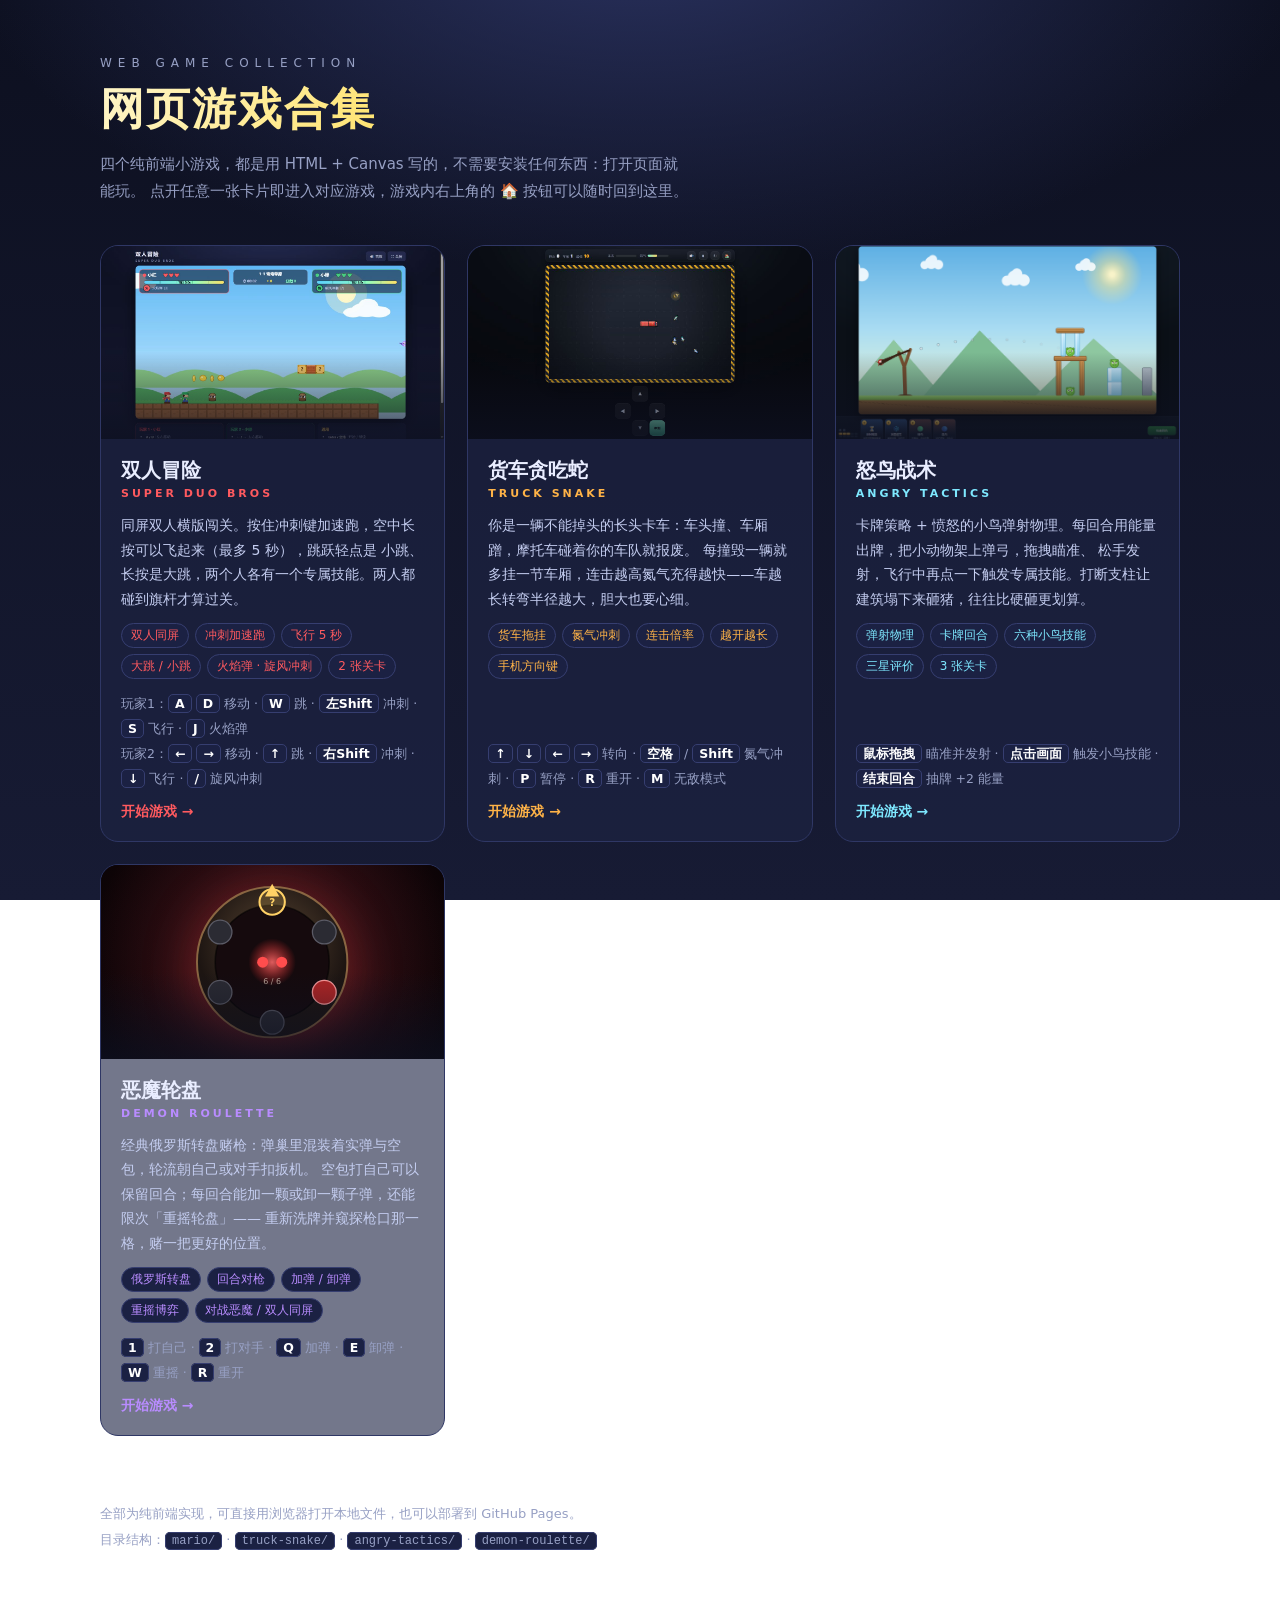
<file: index.html>
<!DOCTYPE html>
<html lang="zh-CN">
<head>
<meta charset="utf-8">
<meta name="viewport" content="width=device-width, initial-scale=1">
<title>网页游戏合集 · Web Game Collection</title>
<meta name="description" content="学生网页游戏作品合集：双人冒险（马里奥）、货车贪吃蛇、怒鸟战术（愤怒的小鸟）。纯前端，打开即玩。">
<style>
  :root {
    --ink: #e9edff;
    --muted: #97a0c4;
    --line: #2f3765;
  }

  * { box-sizing: border-box; }

  html, body {
    margin: 0;
    padding: 0;
    min-height: 100%;
    background:
      radial-gradient(1100px 560px at 50% -8%, #2a3260 0%, transparent 62%),
      linear-gradient(180deg, #0d1020 0%, #171b34 100%);
    background-attachment: fixed;
    color: var(--ink);
    font-family: "Segoe UI", "PingFang SC", "Microsoft YaHei", system-ui, sans-serif;
  }

  .page {
    max-width: 1120px;
    margin: 0 auto;
    padding: 56px 20px 64px;
  }

  header .kicker {
    font-size: 12px;
    letter-spacing: 6px;
    color: var(--muted);
    text-transform: uppercase;
  }

  header h1 {
    margin: 10px 0 12px;
    font-size: clamp(28px, 5vw, 44px);
    letter-spacing: 2px;
    background: linear-gradient(120deg, #fff6c9 0%, #ffd93b 45%, #ff9f43 100%);
    -webkit-background-clip: text;
    background-clip: text;
    color: transparent;
  }

  header p {
    margin: 0;
    max-width: 62ch;
    color: var(--muted);
    line-height: 1.8;
    font-size: 15px;
  }

  .grid {
    display: grid;
    grid-template-columns: repeat(auto-fit, minmax(300px, 1fr));
    gap: 22px;
    margin: 40px 0 0;
  }

  .card {
    --accent: #8ab4ff;
    display: flex;
    flex-direction: column;
    background: rgba(30, 36, 68, .62);
    border: 1px solid var(--line);
    border-radius: 18px;
    overflow: hidden;
    text-decoration: none;
    color: inherit;
    transition: transform .18s ease, border-color .18s ease, box-shadow .18s ease;
  }

  .card:hover,
  .card:focus-visible {
    transform: translateY(-4px);
    border-color: var(--accent);
    box-shadow: 0 18px 40px rgba(0, 0, 0, .45);
    outline: none;
  }

  .thumb {
    position: relative;
    aspect-ratio: 16 / 9;
    background: #0a0d1c;
    overflow: hidden;
  }

  .thumb img {
    width: 100%;
    height: 100%;
    object-fit: cover;
    display: block;
  }

  .thumb::after {
    content: "";
    position: absolute;
    inset: 0;
    background: linear-gradient(180deg, transparent 55%, rgba(13, 16, 32, .78) 100%);
  }

  .thumb-art {
    position: absolute;
    inset: 0;
    display: grid;
    place-items: center;
    background:
      radial-gradient(circle at 50% 46%, #3c1018 0%, #1b070c 52%, #090305 100%);
    overflow: hidden;
  }

  .thumb-art::before {
    content: "";
    position: absolute;
    width: 420px;
    height: 420px;
    border-radius: 50%;
    background: radial-gradient(circle, rgba(255, 90, 90, .16) 0%, transparent 62%);
  }

  .thumb-art svg {
    position: relative;
    height: 82%;
    width: auto;
    filter: drop-shadow(0 10px 26px rgba(255, 60, 60, .28));
  }

  .body {
    display: flex;
    flex-direction: column;
    gap: 12px;
    padding: 18px 20px 20px;
    flex: 1;
  }

  .body h2 {
    margin: 0;
    font-size: 20px;
    line-height: 1.3;
    display: flex;
    flex-direction: column;
    gap: 4px;
  }

  .body h2 span {
    font-size: 11px;
    letter-spacing: 3px;
    color: var(--accent);
    font-weight: 600;
  }

  .body p {
    margin: 0;
    color: #c4cdf0;
    font-size: 14px;
    line-height: 1.75;
  }

  .tags {
    display: flex;
    flex-wrap: wrap;
    gap: 6px;
    margin: 0;
    padding: 0;
    list-style: none;
  }

  .tags li {
    font-size: 12px;
    padding: 3px 9px;
    border-radius: 999px;
    background: #1b2143;
    border: 1px solid #363e70;
    color: var(--accent);
    white-space: nowrap;
  }

  .keys {
    margin-top: auto;
    font-size: 12.5px;
    color: var(--muted);
    line-height: 2;
  }

  .keys b {
    color: #fff;
    background: #1b2143;
    border: 1px solid #363e70;
    border-radius: 5px;
    padding: 1px 6px;
    font-weight: 600;
  }

  .play {
    align-self: flex-start;
    font-size: 14px;
    font-weight: 700;
    color: var(--accent);
  }

  .card:hover .play { text-decoration: underline; }

  footer {
    margin-top: 44px;
    padding-top: 20px;
    border-top: 1px solid rgba(255, 255, 255, .08);
    color: var(--muted);
    font-size: 13px;
    line-height: 2;
  }

  footer code {
    background: #1b2143;
    border: 1px solid #363e70;
    border-radius: 5px;
    padding: 1px 6px;
    font-size: 12px;
  }
</style>
</head>
<body>
  <div class="page">
    <header>
      <div class="kicker">Web Game Collection</div>
      <h1>网页游戏合集</h1>
      <p>
        四个纯前端小游戏，都是用 HTML + Canvas 写的，不需要安装任何东西：打开页面就能玩。
        点开任意一张卡片即进入对应游戏，游戏内右上角的 🏠 按钮可以随时回到这里。
      </p>
    </header>

    <main class="grid">
      <a class="card" href="mario/index.html" style="--accent:#ff5a5f">
        <div class="thumb">
          <img src="mario/preview-play.png" alt="双人冒险 游戏画面" loading="lazy">
        </div>
        <div class="body">
          <h2>双人冒险 <span>SUPER DUO BROS</span></h2>
          <p>同屏双人横版闯关。按住冲刺键加速跑，空中长按可以飞起来（最多 5 秒），跳跃轻点是
             小跳、长按是大跳，两个人各有一个专属技能。两人都碰到旗杆才算过关。</p>
          <ul class="tags">
            <li>双人同屏</li>
            <li>冲刺加速跑</li>
            <li>飞行 5 秒</li>
            <li>大跳 / 小跳</li>
            <li>火焰弹 · 旋风冲刺</li>
            <li>2 张关卡</li>
          </ul>
          <div class="keys">
            玩家1：<b>A</b> <b>D</b> 移动 · <b>W</b> 跳 · <b>左Shift</b> 冲刺 · <b>S</b> 飞行 · <b>J</b> 火焰弹<br>
            玩家2：<b>←</b> <b>→</b> 移动 · <b>↑</b> 跳 · <b>右Shift</b> 冲刺 · <b>↓</b> 飞行 · <b>/</b> 旋风冲刺
          </div>
          <span class="play">开始游戏 →</span>
        </div>
      </a>

      <a class="card" href="truck-snake/index.html" style="--accent:#ffb347">
        <div class="thumb">
          <img src="truck-snake/preview.png" alt="货车贪吃蛇 游戏画面" loading="lazy">
        </div>
        <div class="body">
          <h2>货车贪吃蛇 <span>TRUCK SNAKE</span></h2>
          <p>你是一辆不能掉头的长头卡车：车头撞、车厢蹭，摩托车碰着你的车队就报废。
             每撞毁一辆就多挂一节车厢，连击越高氮气充得越快——车越长转弯半径越大，胆大也要心细。</p>
          <ul class="tags">
            <li>货车拖挂</li>
            <li>氮气冲刺</li>
            <li>连击倍率</li>
            <li>越开越长</li>
            <li>手机方向键</li>
          </ul>
          <div class="keys">
            <b>↑</b> <b>↓</b> <b>←</b> <b>→</b> 转向 · <b>空格</b> / <b>Shift</b> 氮气冲刺 ·
            <b>P</b> 暂停 · <b>R</b> 重开 · <b>M</b> 无敌模式
          </div>
          <span class="play">开始游戏 →</span>
        </div>
      </a>

      <a class="card" href="angry-tactics/index.html" style="--accent:#7ee8ff">
        <div class="thumb">
          <img src="angry-tactics/preview.png" alt="怒鸟战术 游戏画面" loading="lazy">
        </div>
        <div class="body">
          <h2>怒鸟战术 <span>ANGRY TACTICS</span></h2>
          <p>卡牌策略 + 愤怒的小鸟弹射物理。每回合用能量出牌，把小动物架上弹弓，拖拽瞄准、
             松手发射，飞行中再点一下触发专属技能。打断支柱让建筑塌下来砸猪，往往比硬砸更划算。</p>
          <ul class="tags">
            <li>弹射物理</li>
            <li>卡牌回合</li>
            <li>六种小鸟技能</li>
            <li>三星评价</li>
            <li>3 张关卡</li>
          </ul>
          <div class="keys">
            <b>鼠标拖拽</b> 瞄准并发射 · <b>点击画面</b> 触发小鸟技能 · <b>结束回合</b> 抽牌 +2 能量
          </div>
          <span class="play">开始游戏 →</span>
        </div>
      </a>

      <a class="card" href="demon-roulette/index.html" style="--accent:#b98cff">
        <div class="thumb">
          <div class="thumb-art">
            <svg viewBox="0 0 200 200" role="img" aria-label="恶魔轮盘">
              <defs>
                <radialGradient id="rw-rim" cx="50%" cy="38%">
                  <stop offset="0%" stop-color="#5a4632"/>
                  <stop offset="100%" stop-color="#1d1512"/>
                </radialGradient>
                <radialGradient id="rw-eye">
                  <stop offset="0%" stop-color="#ff6b6b" stop-opacity=".85"/>
                  <stop offset="100%" stop-color="#ff2d2d" stop-opacity="0"/>
                </radialGradient>
              </defs>
              <circle cx="100" cy="100" r="95" fill="url(#rw-rim)" stroke="#8a6642" stroke-width="2.5"/>
              <circle cx="100" cy="100" r="72" fill="#150a0d" stroke="#000" stroke-opacity=".55" stroke-width="2"/>
              <g fill="#2b2b33" stroke="#5b5b66" stroke-width="1.6">
                <circle cx="165.8" cy="62" r="15"/>
                <circle cx="165.8" cy="138" r="15"/>
                <circle cx="100" cy="176" r="15"/>
                <circle cx="34.2" cy="138" r="15"/>
                <circle cx="34.2" cy="62" r="15"/>
              </g>
              <circle cx="165.8" cy="138" r="15" fill="#b32626" stroke="#ff9a9a" stroke-width="1.6"/>
              <circle cx="100" cy="24" r="16" fill="#ffd166" fill-opacity=".18" stroke="#ffd166" stroke-width="2.6"/>
              <text x="100" y="29" text-anchor="middle" font-size="13" font-weight="700" fill="#ffd166">?</text>
              <circle cx="100" cy="100" r="30" fill="url(#rw-eye)"/>
              <circle cx="88" cy="100" r="7" fill="#ff4d4d"/>
              <circle cx="112" cy="100" r="7" fill="#ff4d4d"/>
              <polygon points="100,1 91,17 109,17" fill="#ffd166"/>
              <text x="100" y="128" text-anchor="middle" font-size="10" fill="#e8d9c8" opacity=".75">6 / 6</text>
            </svg>
          </div>
        </div>
        <div class="body">
          <h2>恶魔轮盘 <span>DEMON ROULETTE</span></h2>
          <p>经典俄罗斯转盘赌枪：弹巢里混装着实弹与空包，轮流朝自己或对手扣扳机。
             空包打自己可以保留回合；每回合能加一颗或卸一颗子弹，还能限次「重摇轮盘」——
             重新洗牌并窥探枪口那一格，赌一把更好的位置。</p>
          <ul class="tags">
            <li>俄罗斯转盘</li>
            <li>回合对枪</li>
            <li>加弹 / 卸弹</li>
            <li>重摇博弈</li>
            <li>对战恶魔 / 双人同屏</li>
          </ul>
          <div class="keys">
            <b>1</b> 打自己 · <b>2</b> 打对手 · <b>Q</b> 加弹 · <b>E</b> 卸弹 · <b>W</b> 重摇 · <b>R</b> 重开
          </div>
          <span class="play">开始游戏 →</span>
        </div>
      </a>
    </main>

    <footer>
      全部为纯前端实现，可直接用浏览器打开本地文件，也可以部署到 GitHub Pages。<br>
      目录结构：<code>mario/</code> · <code>truck-snake/</code> · <code>angry-tactics/</code> · <code>demon-roulette/</code>
    </footer>
  </div>
</body>
</html>
</file>
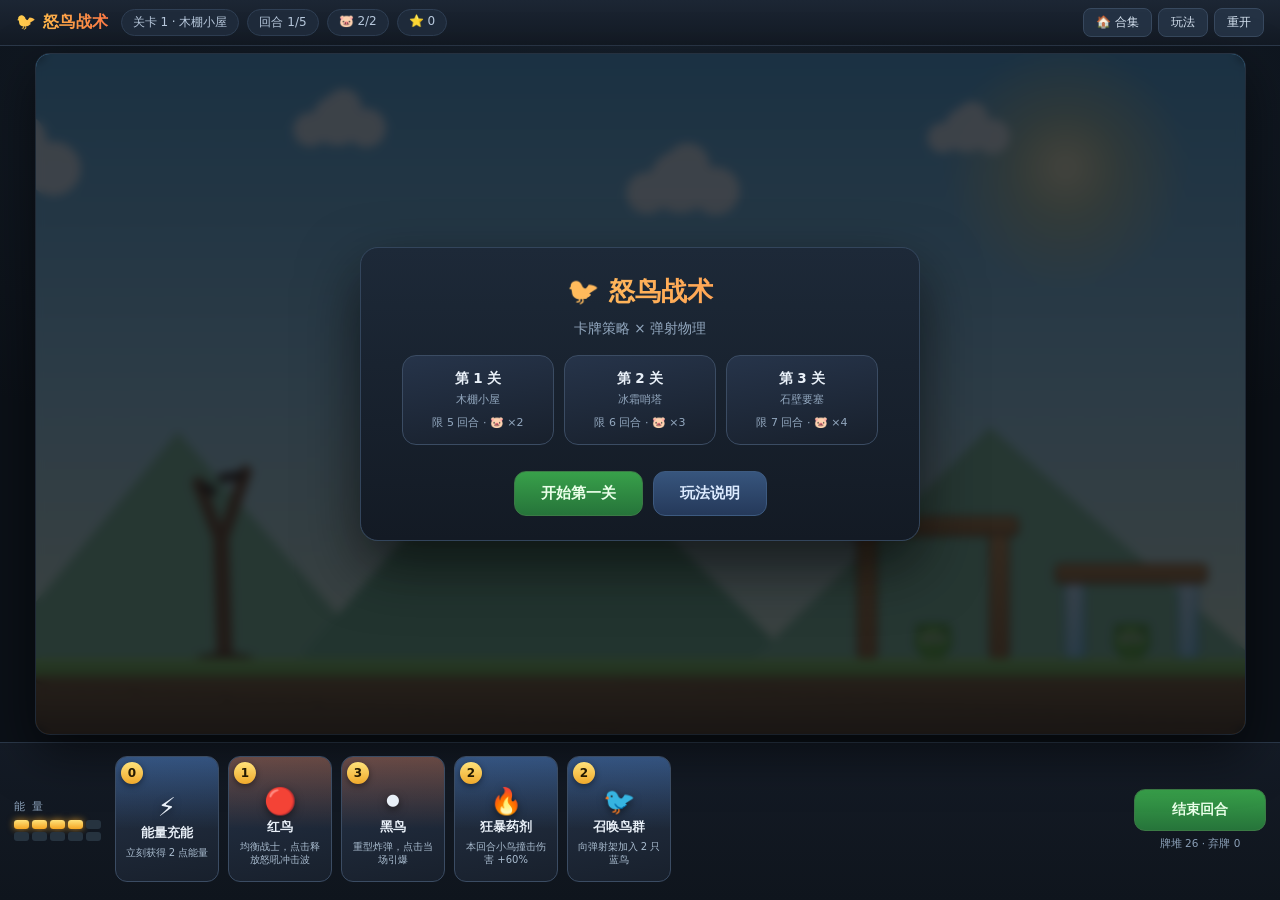
<file: angry-tactics/index.html>
<!DOCTYPE html>
<html lang="zh-CN">
<head>
<meta charset="utf-8">
<meta name="viewport" content="width=device-width,initial-scale=1">
<title>怒鸟战术 · Angry Tactics</title>
<meta name="description" content="卡牌策略 + 愤怒的小鸟弹射物理，纯网页 Demo">
<link rel="stylesheet" href="css/style.css">
</head>
<body>
<div id="app">

  <header id="top">
    <div class="logo">🐦 怒鸟战术</div>
    <div class="pills">
      <span class="pill" id="pLevel">关卡 1</span>
      <span class="pill" id="pRound">回合 1/5</span>
      <span class="pill" id="pPig">🐷 0</span>
      <span class="pill" id="pScore">⭐ 0</span>
    </div>
    <div class="btns">
      <a class="mini" href="../index.html" title="返回游戏合集" style="text-decoration:none;display:inline-block">🏠 合集</a>
      <button class="mini" id="bHelp" type="button">玩法</button>
      <button class="mini" id="bRestart" type="button">重开</button>
    </div>
  </header>

  <main id="stage">
    <div id="wrap">
      <canvas id="game" width="1280" height="720"></canvas>
      <div id="ov"></div>
    </div>
  </main>

  <footer id="dock">
    <div class="energy">
      <div class="etitle">能 量</div>
      <div class="pips" id="pips"></div>
    </div>
    <div id="hand"></div>
    <div class="right">
      <button id="bEnd" type="button">结束回合</button>
      <div id="deckInfo">牌堆 0 · 弃牌 0</div>
    </div>
  </footer>

</div>

<script src="js/physics.js"></script>
<script src="js/data.js"></script>
<script src="js/game.js"></script>
</body>
</html>
</file>
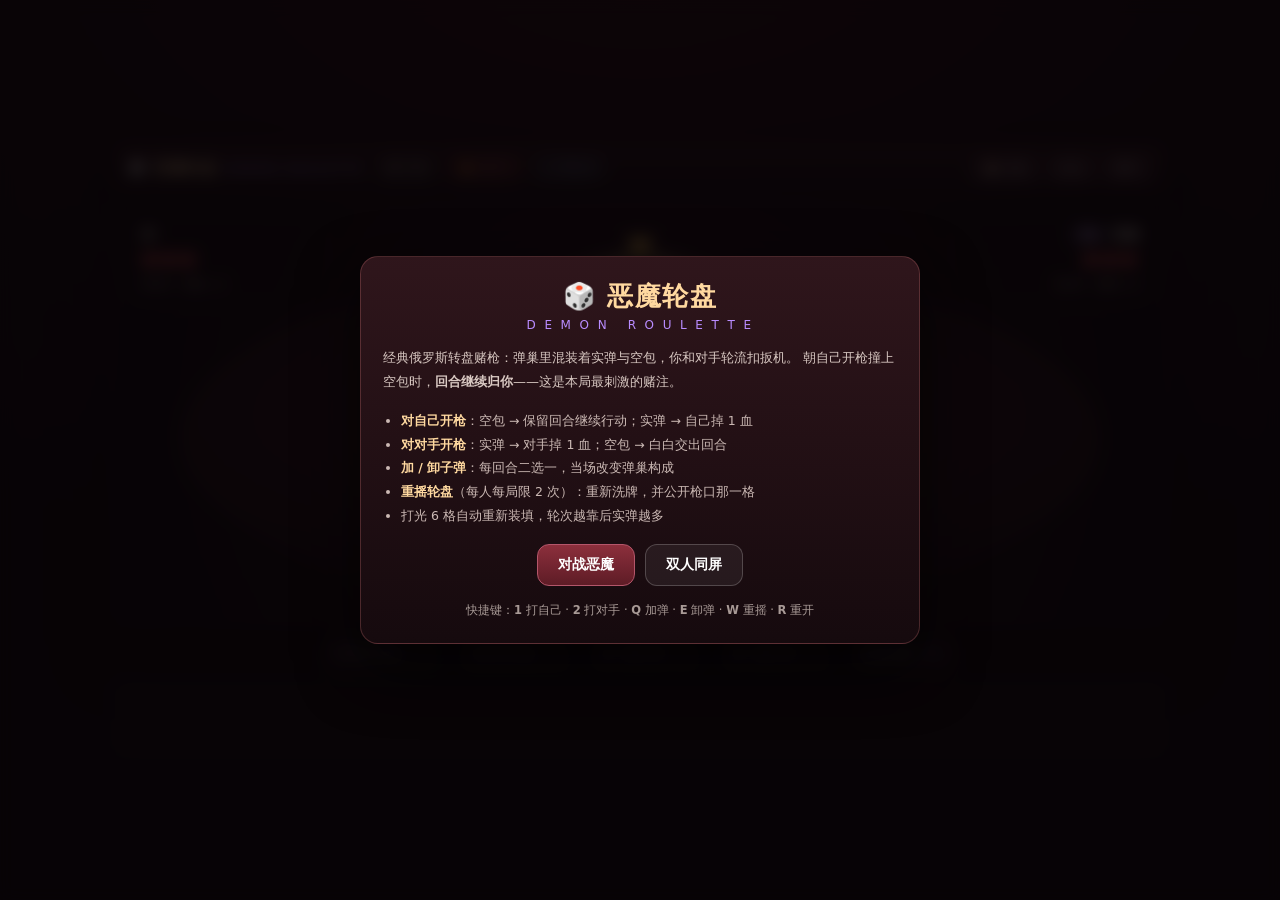
<file: demon-roulette/index.html>
<!DOCTYPE html>
<html lang="zh-CN">
<head>
<meta charset="utf-8">
<meta name="viewport" content="width=device-width, initial-scale=1">
<title>恶魔轮盘 · Demon Roulette</title>
<meta name="description" content="经典俄罗斯转盘赌枪：轮流扣扳机，空包打自己保留回合，可加弹卸弹，限次重摇轮盘。">
<style>
  *{box-sizing:border-box;-webkit-tap-highlight-color:transparent}
  html,body{height:100%}
  body{
    margin:0;height:100%;color:#f2e9e0;font-family:"Segoe UI",system-ui,-apple-system,"PingFang SC","Microsoft YaHei",sans-serif;
    background:radial-gradient(1200px 700px at 50% -10%,#3a1016 0%,#1b0a0e 45%,#0b0507 100%);
    display:flex;flex-direction:column;align-items:center;justify-content:center;
    min-height:100dvh;padding:10px;gap:8px;overflow:hidden;user-select:none;
  }
  #app{width:min(100%,1180px,calc((100dvh - 300px) * 1.75));display:flex;flex-direction:column;gap:8px}

  /* ---------- 顶栏 ---------- */
  #top{display:flex;align-items:center;gap:12px;padding:8px 12px;border-radius:14px;flex-wrap:wrap;
    background:linear-gradient(180deg,rgba(46,20,26,.94),rgba(22,10,14,.94));
    border:1px solid rgba(255,120,120,.14);box-shadow:0 12px 30px rgba(0,0,0,.5)}
  .logo{font-weight:800;font-size:15px;letter-spacing:.06em;color:#ffd9a0;display:flex;align-items:baseline;gap:8px}
  .logo span{font-size:10px;letter-spacing:.24em;color:#b98cff}
  .pills{display:flex;gap:8px;flex:1;flex-wrap:wrap}
  .pill{font-size:12px;padding:4px 11px;border-radius:999px;background:rgba(255,255,255,.06);
    border:1px solid rgba(255,255,255,.12);color:#e8dcd4;white-space:nowrap}
  .pill.live{color:#ff8f8f;border-color:rgba(255,90,90,.4);background:rgba(255,60,60,.12)}
  .pill.blank{color:#9fb6d0;border-color:rgba(140,180,220,.32);background:rgba(120,170,220,.1)}
  .btns{display:flex;gap:6px}
  .mini{font:inherit;font-size:12px;padding:5px 12px;border-radius:8px;cursor:pointer;
    background:#3a2028;border:1px solid #5b3540;color:#f2dede;transition:.15s;text-decoration:none;display:inline-block}
  .mini:hover{background:#4a2832;border-color:#7a4553}

  /* ---------- 舞台 ---------- */
  #stage{position:relative;border-radius:18px;overflow:hidden;border:1px solid rgba(255,120,120,.16);
    box-shadow:0 26px 60px rgba(0,0,0,.6);background:#0d0609}
  canvas{display:block;width:100%;height:auto;aspect-ratio:1280/520}

  .hp{position:absolute;top:12px;min-width:196px;padding:10px 12px;border-radius:14px;
    background:rgba(18,8,12,.72);border:1px solid rgba(255,255,255,.12);backdrop-filter:blur(4px);
    transition:.2s;line-height:1.5}
  .hp.p1{left:12px}
  .hp.p2{right:12px;text-align:right}
  .hp.active{border-color:#ffd166;box-shadow:0 0 0 1px rgba(255,209,102,.5),0 0 26px rgba(255,209,102,.25)}
  .hp.dead{opacity:.45;filter:grayscale(.7)}
  .hp .pname{font-weight:800;font-size:14px;display:flex;align-items:center;gap:6px}
  .hp.p2 .pname{justify-content:flex-end}
  .hp .tag{font-size:10px;padding:1px 6px;border-radius:999px;background:rgba(185,140,255,.18);
    border:1px solid rgba(185,140,255,.4);color:#d8bcff}
  .hearts{font-size:19px;letter-spacing:2px;margin-top:2px}
  .hearts .on{color:#ff5a5f;text-shadow:0 0 10px rgba(255,90,95,.7)}
  .hearts .off{color:#3d2a2e}
  .hp .sub{font-size:11px;color:#c9b6b0;margin-top:2px}
  .hp.hit{animation:hit .5s ease}
  @keyframes hit{0%{transform:translateX(0)}25%{transform:translateX(-8px);background:rgba(120,10,10,.85)}
    50%{transform:translateX(7px)}75%{transform:translateX(-4px)}100%{transform:translateX(0)}}

  /* ---------- 操作区 ---------- */
  #dock{display:flex;flex-direction:column;gap:8px}
  .acts{display:flex;gap:8px;flex-wrap:wrap;justify-content:center}
  .acts button{font:inherit;cursor:pointer;border-radius:12px;padding:9px 14px;display:flex;align-items:center;gap:8px;
    background:linear-gradient(180deg,#3d2129,#26131a);border:1px solid #5f3742;color:#f4e7e2;transition:.15s}
  .acts button b{font-size:13px;font-weight:700}
  .acts button i{font-style:normal;font-size:11px;padding:1px 6px;border-radius:999px;background:rgba(255,255,255,.1);color:#c9b6b0}
  .acts button:hover:not(:disabled){transform:translateY(-2px);border-color:#a4566a;background:linear-gradient(180deg,#4d2933,#301820)}
  .acts button:disabled{opacity:.38;cursor:not-allowed}
  .acts button.self{border-color:#4b6f8a}
  .acts button.foe{border-color:#8a4b4b}
  .acts button.roll i{background:rgba(185,140,255,.2);color:#d8bcff}
  .log{font-size:12px;line-height:1.75;color:#cbb9b4;background:rgba(20,10,14,.6);border:1px solid rgba(255,255,255,.08);
    border-radius:12px;padding:8px 12px;height:74px;overflow:hidden;display:flex;flex-direction:column;justify-content:flex-end}
  .log div{white-space:nowrap;overflow:hidden;text-overflow:ellipsis}
  .log .hl{color:#ffd166}
  .log .bad{color:#ff8f8f}
  .log .good{color:#8ff0b5}

  /* ---------- 覆盖层 ---------- */
  #ov{position:fixed;inset:0;display:flex;align-items:center;justify-content:center;padding:20px;
    background:rgba(8,4,6,.86);backdrop-filter:blur(8px);z-index:50;overflow:auto}
  #ov.hide{display:none}
  .card{width:min(560px,92%);background:linear-gradient(180deg,rgba(48,22,28,.98),rgba(22,10,14,.98));
    border:1px solid rgba(255,140,140,.22);border-radius:18px;padding:22px;text-align:center;
    box-shadow:0 24px 60px rgba(0,0,0,.6)}
  .card h1{margin:0 0 4px;font-size:26px;letter-spacing:.06em;color:#ffd9a0}
  .card .sub{font-size:12px;letter-spacing:.2em;color:#b98cff;margin-bottom:14px}
  .card p{margin:0 0 14px;font-size:13px;line-height:1.9;color:#d8c8c2;text-align:left}
  .card .rules{text-align:left;font-size:12.5px;line-height:1.9;color:#cbb9b4;margin:0 0 16px;padding-left:18px}
  .card .rules b{color:#ffd9a0}
  .modes{display:flex;gap:10px;justify-content:center;margin-bottom:14px;flex-wrap:wrap}
  .btn{font:inherit;cursor:pointer;border-radius:12px;padding:11px 20px;font-size:14px;font-weight:700;
    background:linear-gradient(180deg,#8c2f3c,#5e1c26);border:1px solid #b4566a;color:#fff;transition:.15s}
  .btn:hover{transform:translateY(-2px);filter:brightness(1.1)}
  .btn.ghost{background:rgba(255,255,255,.06);border-color:rgba(255,255,255,.2);font-weight:600}
  .tip{font-size:11.5px;color:#a89a96;margin-top:10px;line-height:1.9}

  @media (max-width:760px){
    #app{width:100%;calc:auto}
    .hp{min-width:0;padding:7px 9px;top:8px}
    .hp .pname{font-size:12px}
    .hp .sub{font-size:10px}
    .hearts{font-size:15px}
    .acts button{padding:8px 10px}
    .acts button b{font-size:12px}
  }
</style>
</head>
<body>
<div id="app">
  <header id="top">
    <div class="logo">🎲 恶魔轮盘 <span>DEMON ROULETTE</span></div>
    <div class="pills">
      <span class="pill" id="pRound">第 1 轮</span>
      <span class="pill live" id="pLive">💥 实弹 0</span>
      <span class="pill blank" id="pBlank">○ 空包 0</span>
    </div>
    <div class="btns">
      <a class="mini" href="../index.html" title="返回游戏合集">🏠 合集</a>
      <button class="mini" id="bHelp" type="button">玩法</button>
      <button class="mini" id="bRestart" type="button">重开</button>
    </div>
  </header>

  <main id="stage">
    <canvas id="game" width="1280" height="520"></canvas>
    <div class="hp p1" id="pan0">
      <div class="pname"><span id="n0">玩家 1</span></div>
      <div class="hearts" id="h0"></div>
      <div class="sub" id="s0">等待开始</div>
    </div>
    <div class="hp p2" id="pan1">
      <div class="pname"><span class="tag">恶魔</span><span id="n1">恶魔</span></div>
      <div class="hearts" id="h1"></div>
      <div class="sub" id="s1">等待开始</div>
    </div>
    <div id="ov"></div>
  </main>

  <footer id="dock">
    <div class="acts">
      <button class="self" id="aSelf" type="button"><b>对自己开枪</b><i>1</i></button>
      <button class="foe" id="aFoe" type="button"><b>对对手开枪</b><i>2</i></button>
      <button id="aAdd" type="button"><b>加一颗子弹</b><i>Q</i></button>
      <button id="aRem" type="button"><b>卸一颗子弹</b><i>E</i></button>
      <button class="roll" id="aRoll" type="button"><b>重摇轮盘</b><i>W</i></button>
    </div>
    <div class="log" id="log"></div>
  </footer>
</div>

<script>
(function(){
'use strict';

/* ============================ 音效 ============================ */
const SFX = {
  ctx:null, master:null,
  init(){
    if(this.ctx){ if(this.ctx.state==='suspended') this.ctx.resume(); return; }
    const AC = window.AudioContext || window.webkitAudioContext;
    if(!AC) return;
    try{ this.ctx = new AC(); this.master = this.ctx.createGain(); this.master.gain.value = .3; this.master.connect(this.ctx.destination); }
    catch(e){ this.ctx = null; }
  },
  tone(freq, dur, type='square', vol=.3, to=null, delay=0){
    if(!this.ctx) return;
    const t0 = this.ctx.currentTime + delay;
    const o = this.ctx.createOscillator(), g = this.ctx.createGain();
    o.type = type; o.frequency.setValueAtTime(freq, t0);
    if(to!==null) o.frequency.exponentialRampToValueAtTime(Math.max(20,to), t0+dur);
    g.gain.setValueAtTime(.0001, t0);
    g.gain.exponentialRampToValueAtTime(vol, t0+.01);
    g.gain.exponentialRampToValueAtTime(.0001, t0+dur);
    o.connect(g); g.connect(this.master); o.start(t0); o.stop(t0+dur+.03);
  },
  noise(dur=.2, vol=.4, lp=1600, delay=0){
    if(!this.ctx) return;
    const t0 = this.ctx.currentTime + delay;
    const len = Math.max(1, Math.floor(this.ctx.sampleRate*dur));
    const buf = this.ctx.createBuffer(1, len, this.ctx.sampleRate);
    const d = buf.getChannelData(0);
    for(let i=0;i<len;i++) d[i] = (Math.random()*2-1) * (1 - i/len);
    const src = this.ctx.createBufferSource(); src.buffer = buf;
    const f = this.ctx.createBiquadFilter(); f.type='lowpass'; f.frequency.value = lp;
    const g = this.ctx.createGain(); g.gain.value = vol;
    src.connect(f); f.connect(g); g.connect(this.master); src.start(t0);
  },
  play(name){
    if(!this.ctx) return;
    switch(name){
      case 'cock':  this.tone(140, .09, 'square', .28, 60); break;
      case 'spin':  for(let i=0;i<7;i++) this.tone(320+i*40, .04, 'square', .12, null, i*.05); break;
      case 'bang':
        this.noise(.34, .55, 900); this.tone(70, .3, 'sawtooth', .5, 32); this.tone(180, .12, 'square', .3, 60); break;
      case 'click': this.noise(.09, .3, 2600); this.tone(180, .06, 'square', .22, 90); break;
      case 'load':  this.tone(420, .07, 'square', .24); this.tone(620, .09, 'square', .2, null, .06); break;
      case 'unload':this.tone(300, .12, 'triangle', .26, 140); break;
      case 'hurt':  this.tone(220, .34, 'sawtooth', .38, 70); break;
      case 'win':   [523,659,784,1047].forEach((f,i)=>this.tone(f,.2,'square',.32,null,i*.13)); break;
      case 'lose':  [392,311,247,175].forEach((f,i)=>this.tone(f,.3,'triangle',.36,null,i*.18)); break;
      default: break;
    }
  },
};

/* ============================ 状态 ============================ */
const CHAMBERS = 6;
const MAX_HP = 3;
const REROLL_PER_GAME = 2;
const SLOT_R = 34;
const WHEEL_R = 152;
const CW = 1280, CH = 520;

const S = {
  phase:'menu', mode:'ai', paused:false, over:false,
  round:0, turn:0, players:[],
  slots:[], pointer:0, modUsed:false,
  angle:0, startAngle:0, targetAngle:0, spinT:0, spinDur:.55, spinResolve:null,
  flash:0, shake:0,
  centerText:{ text:'', sub:'', color:'#fff', t:0 },
  winner:-1, log:[],
};

const $ = (s)=>document.querySelector(s);
const clamp = (v,a,b)=>v<a?a:(v>b?b:v);
const rnd = (a,b)=>a+Math.random()*(b-a);
const wait = (ms)=>new Promise(r=>setTimeout(r,ms));
const shuffle = (arr)=>{ for(let i=arr.length-1;i>0;i--){ const j=(Math.random()*(i+1))|0; [arr[i],arr[j]]=[arr[j],arr[i]]; } return arr; };

let particles = [];
let helpFromMenu = false;
let aiRunning = false;

function makePlayers(){
  return [
    { i:0, name: S.mode==='ai' ? '你' : '玩家 1', ai:false, hp:MAX_HP, reroll:REROLL_PER_GAME, items:0 },
    { i:1, name: S.mode==='ai' ? '恶魔' : '玩家 2', ai:S.mode==='ai', hp:MAX_HP, reroll:REROLL_PER_GAME, items:0 },
  ];
}
const foeOf = (p)=>S.players[1-p.i];
const liveLeft = ()=>S.slots.filter(s=>!s.spent && s.v==='live').length;
const blankLeft = ()=>S.slots.filter(s=>!s.spent && s.v==='blank').length;
const remainLeft = ()=>S.slots.filter(s=>!s.spent).length;
const allSpent = ()=>remainLeft()===0;

/* ============================ 日志 ============================ */
function addLog(text, cls){
  S.log.push({ text, cls:cls||'' });
  if(S.log.length>50) S.log.shift();
  $('#log').innerHTML = S.log.slice(-4).map(l=>`<div class="${l.cls}">${l.text}</div>`).join('');
}

/* ============================ 开局 / 装填 ============================ */
function newGame(mode){
  S.mode = mode || S.mode;
  S.phase = 'play';
  S.paused = false;
  S.over = false;
  S.round = 0;
  S.turn = 0;
  S.winner = -1;
  S.modUsed = false;
  S.players = makePlayers();
  S.log = [];
  particles = [];
  S.angle = 0; S.startAngle = 0; S.targetAngle = 0;
  S.spinResolve = null;
  S.centerText = { text:'', sub:'', color:'#fff', t:0 };
  S.flash = 0; S.shake = 0;
  addLog(S.mode==='ai' ? '你 vs 恶魔 —— 你先手。' : '双人同屏 —— 玩家 1 先手。', 'hl');
  loadRound(true);
  syncUI();
  if(S.players[S.turn].ai) aiLoop();
}

function loadRound(first){
  S.round += 1;
  const live = Math.min(4, 1 + Math.ceil(S.round/1.4));
  S.slots = [];
  for(let i=0;i<CHAMBERS;i++) S.slots.push({ v: i<live ? 'live' : 'blank', spent:false, peek:false });
  shuffle(S.slots);
  S.pointer = 0;
  S.modUsed = false;
  const msg = `第 ${S.round} 轮装填：${live} 发实弹 / ${CHAMBERS-live} 发空包，顺序未知。`;
  addLog((first?'':'—— ')+msg+(first?'':' ——'), 'hl');
  spinTo(0, 1, .6);
}

/* ============================ 轮盘动画 ============================ */
function spinTo(slotIndex, extraTurns, dur){
  if(S.spinResolve){ const old = S.spinResolve; S.spinResolve = null; old(); }
  return new Promise((resolve)=>{
    const d = dur || .55;
    const base = -(slotIndex * Math.PI*2 / CHAMBERS);
    let target = base - Math.PI*2*(extraTurns||0);
    while(target >= S.angle - 1e-6) target -= Math.PI*2;
    S.startAngle = S.angle;
    S.targetAngle = target;
    S.spinT = 0;
    S.spinDur = d;
    S.spinResolve = resolve;
    // 兜底：浏览器在后台会暂停 requestAnimationFrame，用定时器保证流程不卡死
    setTimeout(()=>{
      if(S.spinResolve === resolve){
        S.angle = S.targetAngle;
        S.spinResolve = null;
        resolve();
      }
    }, d*1000 + 350);
  });
}

/* ============================ 行动 ============================ */
// canPlay：内部行动校验（人类和 AI 都允许）；canAct：仅人类可操作（用于 UI）
function canPlay(){ return S.phase==='play' && !S.paused && !S.over; }
function canAct(){ return canPlay() && !S.players[S.turn].ai; }

function nextPointer(){
  for(let k=1;k<=CHAMBERS;k++){
    const idx = (S.pointer + k) % CHAMBERS;
    if(!S.slots[idx].spent) return idx;
  }
  return S.pointer;
}

function useAdd(){
  if(!canPlay() || S.modUsed) return false;
  const blanks = S.slots.filter(s=>!s.spent && s.v==='blank');
  if(blanks.length===0){ addLog('没有空包可以改装了。'); return false; }
  const slot = blanks[(Math.random()*blanks.length)|0];
  slot.v = 'live';
  S.modUsed = true;
  SFX.play('load');
  addLog(`${S.players[S.turn].name} 往弹巢里塞了一发实弹（剩余 ${remainLeft()} 格）`, 'bad');
  syncUI();
  return true;
}

function useRemove(){
  if(!canPlay() || S.modUsed) return false;
  const lives = S.slots.filter(s=>!s.spent && s.v==='live');
  if(lives.length===0){ addLog('弹巢里已经没有实弹了。'); return false; }
  const slot = lives[(Math.random()*lives.length)|0];
  slot.v = 'blank';
  S.modUsed = true;
  SFX.play('unload');
  addLog(`${S.players[S.turn].name} 卸掉了一发实弹（剩余 ${remainLeft()} 格）`, 'good');
  syncUI();
  return true;
}

function useReroll(){
  if(!canPlay()) return false;
  const p = S.players[S.turn];
  if(p.reroll<=0){ addLog(`${p.name} 没有重摇次数了。`); return false; }
  if(remainLeft()<=1){ addLog('只剩最后一格，重摇没有意义。'); return false; }
  p.reroll -= 1;
  const rest = S.slots.filter(s=>!s.spent);
  const vals = shuffle(rest.map(s=>s.v));
  rest.forEach((s,i)=>{ s.v = vals[i]; });
  S.slots[S.pointer].peek = true;
  SFX.play('spin');
  shake(6);
  const peek = S.slots[S.pointer].v==='live' ? '💥 实弹' : '○ 空包';
  addLog(`${p.name} 重摇轮盘 —— 枪口这一格是 ${peek}（剩余重摇 ${p.reroll}）`, 'hl');
  spinTo(S.pointer, 1, .7);
  syncUI();
  return true;
}

async function doShoot(target){
  if(!canPlay()) return;
  const me = S.players[S.turn];
  const victim = target==='self' ? me : foeOf(me);
  S.phase = 'anim';
  syncUI();

  SFX.play('cock');
  await spinTo(S.pointer, 1, .6);

  const slot = S.slots[S.pointer];
  const isLive = slot.v==='live';
  slot.spent = true;
  slot.peek = false;

  await fire(isLive);

  if(isLive){
    victim.hp -= 1;
    SFX.play('bang'); SFX.play('hurt');
    hitCard(victim);
    shake(16);
    addLog(`${me.name} 朝${target==='self'?'自己':'对手'}扣下扳机 —— 💥 <b>实弹</b>！${victim.name} -1 ♥`, 'bad');
    await wait(950);
    if(victim.hp<=0){ endGame(1-victim.i); return; }
    await afterShot();
  } else {
    SFX.play('click');
    if(target==='self'){
      addLog(`${me.name} 朝自己扣下扳机 —— 咔哒，<b>空包</b>，保留回合`, 'good');
      await wait(700);
      await advancePointer();
      S.modUsed = false;
      S.phase = 'play';
      syncUI();
      if(S.players[S.turn].ai) aiLoop();
      return;
    }
    addLog(`${me.name} 朝对手扣下扳机 —— 咔哒，<b>空包</b>，回合交给对手`, 'good');
    await wait(700);
    await afterShot();
  }
}

async function afterShot(){
  await advancePointer();
  S.turn = 1 - S.turn;
  S.modUsed = false;
  S.phase = 'play';
  syncUI();
  if(S.players[S.turn].ai) aiLoop();
}

async function advancePointer(){
  if(allSpent()){ await reloadIfEmpty(); return; }
  S.pointer = nextPointer();
  S.slots[S.pointer].peek = false;
  await spinTo(S.pointer, 0, .35);
}

async function reloadIfEmpty(){
  if(!allSpent()) return;
  await wait(450);
  loadRound(false);
  await wait(650);
}

function endGame(winner){
  S.phase = 'over';
  S.over = true;
  S.winner = winner;
  const w = S.players[winner];
  SFX.play(S.mode==='ai' && winner===1 ? 'lose' : 'win');
  addLog(`${w.name} 赢下了这一局。`, 'hl');
  showOverlay(overlayEnd());
  syncUI();
}

/* ============================ AI ============================ */
async function aiLoop(){
  if(aiRunning) return;
  aiRunning = true;
  try{
    let guard = 0;
    while(!S.over && !S.paused && S.phase==='play' && S.players[S.turn] && S.players[S.turn].ai && guard++ < 40){
      await wait(rnd(520, 900));
      if(S.phase!=='play' || S.paused || S.over) return;
      await aiStep();
    }
  } finally {
    aiRunning = false;
  }
}

async function aiStep(){
  if(S.paused || S.phase!=='play') return;
  const me = S.players[1], you = S.players[0];
  const remain = remainLeft(), live = liveLeft();
  const p = remain ? live/remain : 0;
  const nextVal = S.slots[S.pointer].v;
  const known = S.slots[S.pointer].peek;

  if(known){
    if(nextVal==='blank'){
      if(!S.modUsed && blankLeft()>=2 && Math.random()<.5){ useAdd(); return; }
      await doShoot('self'); return;
    }
    if(!S.modUsed && blankLeft()>=1 && Math.random()<.6){ useAdd(); return; }
    await doShoot('foe'); return;
  }

  if(me.hp===1 && p>=.4){
    if(!S.modUsed && liveLeft()>0){ useRemove(); return; }
    if(me.reroll>0 && Math.random()<.6){ useReroll(); return; }
  }
  if(you.hp===1 && !S.modUsed && blankLeft()>=1 && p>=.3){ useAdd(); return; }
  if(p<=.34){ await doShoot('self'); return; }
  if(p>=.55){
    if(!S.modUsed && blankLeft()>=2 && Math.random()<.35){ useAdd(); return; }
    await doShoot('foe'); return;
  }
  if(Math.random()<.5) await doShoot('self'); else await doShoot('foe');
}

/* ============================ 特效 ============================ */
function shake(v){ S.shake = Math.min(26, S.shake+v); }

function burst(x, y, n, color, lift, speed){
  for(let i=0;i<n;i++){
    const a = Math.random()*Math.PI*2;
    const sp = rnd(speed*.4, speed);
    particles.push({ x, y, vx:Math.cos(a)*sp, vy:Math.sin(a)*sp - 60*(lift||0),
      life:rnd(.4,.9), max:.9, color, size:rnd(2,5), gravity:900 });
  }
}

async function fire(isLive){
  const mx = CW/2, my = CH/2 - WHEEL_R;
  if(isLive){
    S.flash = 1; S.shake = 20;
    burst(mx, my, 26, '#ffd166', .6, 420);
    burst(mx, my, 14, '#ff6b3d', .8, 300);
    S.centerText = { text:'实弹！', sub:'', color:'#ff8f6b', t:1.1 };
  } else {
    S.shake = 5;
    burst(mx, my, 8, 'rgba(220,220,220,.75)', -.3, 120);
    S.centerText = { text:'空包', sub:'咔哒', color:'#9fb6d0', t:.9 };
  }
  await wait(isLive ? 620 : 420);
}

function hitCard(p){
  const el = p.i===0 ? $('#pan0') : $('#pan1');
  el.classList.add('hit');
  setTimeout(()=>el.classList.remove('hit'), 520);
}

/* ============================ UI ============================ */
function syncUI(){
  const me = S.players[S.turn] || S.players[0];
  $('#pRound').textContent = `第 ${Math.max(1,S.round)} 轮`;
  $('#pLive').textContent = `💥 实弹 ${liveLeft()}`;
  $('#pBlank').textContent = `○ 空包 ${blankLeft()}`;

  S.players.forEach((p,i)=>{
    $('#n'+i).textContent = p.name;
    $('#h'+i).innerHTML = Array.from({length:MAX_HP})
      .map((_,k)=>`<span class="${k<p.hp?'on':'off'}">♥</span>`).join('');
    const pan = i===0 ? $('#pan0') : $('#pan1');
    const isTurn = S.phase==='play' && !S.paused && S.turn===i;
    pan.classList.toggle('active', isTurn);
    pan.classList.toggle('dead', p.hp<=0);
    const s = [];
    if(p.hp<=0) s.push('已倒下');
    else if(isTurn) s.push('正在行动');
    else s.push('等待中');
    s.push(`重摇 ×${p.reroll}`);
    if(isTurn && S.modUsed) s.push('改装已用');
    $('#s'+i).textContent = s.join(' · ');
  });

  const act = canAct();
  const setBtn = (sel,on)=>{ $(sel).disabled = !on; };
  setBtn('#aSelf', act);
  setBtn('#aFoe', act);
  setBtn('#aAdd', act && !S.modUsed && blankLeft()>0);
  setBtn('#aRem', act && !S.modUsed && liveLeft()>0);
  setBtn('#aRoll', act && me.reroll>0 && remainLeft()>1);
  $('#aRoll').querySelector('i').textContent = act ? 'W×'+me.reroll : 'W';
  $('#aSelf').querySelector('i').textContent = act ? '1' : '…';
}

/* ============================ 覆盖层 ============================ */
function showOverlay(html){
  const ov = $('#ov');
  ov.innerHTML = html;
  ov.classList.remove('hide');
  bindOverlay();
}
function hideOverlay(){ const ov=$('#ov'); ov.classList.add('hide'); ov.innerHTML=''; }

function overlayMenu(){
  return `<div class="card">
    <h1>🎲 恶魔轮盘</h1>
    <div class="sub">D E M O N &nbsp; R O U L E T T E</div>
    <p>经典俄罗斯转盘赌枪：弹巢里混装着实弹与空包，你和对手轮流扣扳机。
       朝自己开枪撞上空包时，<b>回合继续归你</b>——这是本局最刺激的赌注。</p>
    <ul class="rules">
      <li><b>对自己开枪</b>：空包 → 保留回合继续行动；实弹 → 自己掉 1 血</li>
      <li><b>对对手开枪</b>：实弹 → 对手掉 1 血；空包 → 白白交出回合</li>
      <li><b>加 / 卸子弹</b>：每回合二选一，当场改变弹巢构成</li>
      <li><b>重摇轮盘</b>（每人每局限 ${REROLL_PER_GAME} 次）：重新洗牌，并公开枪口那一格</li>
      <li>打光 6 格自动重新装填，轮次越靠后实弹越多</li>
    </ul>
    <div class="modes">
      <button class="btn" data-mode="ai">对战恶魔</button>
      <button class="btn ghost" data-mode="duo">双人同屏</button>
    </div>
    <div class="tip">快捷键：<b>1</b> 打自己 · <b>2</b> 打对手 · <b>Q</b> 加弹 · <b>E</b> 卸弹 · <b>W</b> 重摇 · <b>R</b> 重开</div>
  </div>`;
}

function overlayHelp(fromMenu){
  return `<div class="card">
    <h1>玩法说明</h1>
    <div class="sub">R U L E S</div>
    <ul class="rules">
      <li>弹巢共 6 格，装填时只公开<b>实弹 / 空包的数量</b>，顺序未知</li>
      <li>双方轮流扣扳机，指针顺时针推进到下一格</li>
      <li><b>对自己开枪出空包 → 保留回合</b>，可以继续改装、继续开枪</li>
      <li>每回合可以<b>加一颗实弹</b>或<b>卸一颗实弹</b>（二选一）</li>
      <li><b>重摇轮盘</b>会重新洗牌，枪口那格可能反而变成实弹——想清楚再赌</li>
      <li>先把对手血量打到 0 的一方获胜</li>
    </ul>
    <button class="btn" data-act="${fromMenu?'back':'close'}">${fromMenu?'返回':'继续游戏'}</button>
  </div>`;
}

function overlayEnd(){
  const w = S.players[S.winner] || S.players[0];
  const title = S.mode==='ai' ? (S.winner===0 ? '你赢了恶魔' : '恶魔赢下了这一局') : `${w.name} 获胜`;
  return `<div class="card">
    <h1>${S.mode==='ai' && S.winner===1 ? '💀 ' : '🏆 '}${title}</h1>
    <div class="sub">第 ${S.round} 轮结束</div>
    <p>再试一局，换一种赌法：是早点加弹压迫对手，还是留着卸弹保命，
       全看你怎么读这一轮的概率。</p>
    <div class="modes">
      <button class="btn" data-mode="${S.mode}">再来一局</button>
      <button class="btn ghost" data-act="menu">换个模式</button>
    </div>
  </div>`;
}

function bindOverlay(){
  $('#ov').querySelectorAll('[data-mode]').forEach(b=>{
    b.addEventListener('click', ()=>{ SFX.init(); hideOverlay(); newGame(b.getAttribute('data-mode')); });
  });
  $('#ov').querySelectorAll('[data-act]').forEach(b=>{
    b.addEventListener('click', ()=>{
      const a = b.getAttribute('data-act');
      if(a==='close'){
        hideOverlay();
        S.paused = false;
        syncUI();
        if(S.phase==='play' && S.players[S.turn].ai) aiLoop();
      } else if(a==='back'){
        showOverlay(overlayMenu());
      } else if(a==='menu'){
        S.phase='menu'; S.over=false; S.paused=false;
        showOverlay(overlayMenu());
        syncUI();
      }
    });
  });
}

/* ============================ 绘制 ============================ */
const cv = $('#game');
const ctx = cv.getContext('2d');
let dpr = 1;

function resize(){
  dpr = Math.min(2, window.devicePixelRatio || 1);
  cv.width = Math.round(CW*dpr);
  cv.height = Math.round(CH*dpr);
  ctx.imageSmoothingEnabled = false;
}
resize();
window.addEventListener('resize', resize);

function draw(ts){
  const now = ts/1000;
  const dt = Math.min(.05, now - (draw.last || now));
  draw.last = now;
  ctx.setTransform(dpr,0,0,dpr,0,0);
  ctx.clearRect(0,0,CW,CH);

  S.shake = Math.max(0, S.shake - dt*70);
  const shx = rnd(-1,1)*S.shake*.5, shy = rnd(-1,1)*S.shake*.5;
  ctx.save();
  ctx.translate(shx, shy);

  drawTable();

  if(S.spinResolve){
    S.spinT += dt;
    const k = Math.min(1, S.spinT/(S.spinDur||.55));
    const e = 1 - Math.pow(1-k,3);
    S.angle = S.startAngle + (S.targetAngle - S.startAngle)*e;
    if(k>=1){
      S.angle = S.targetAngle;
      const r = S.spinResolve; S.spinResolve = null;
      if(r) r();
    }
  }

  drawWheel();
  drawParticles(dt);
  drawCenterText(dt);
  drawTurnLabel();
  ctx.restore();

  requestAnimationFrame(draw);
}

function drawTable(){
  const g = ctx.createRadialGradient(CW/2, CH/2, 40, CW/2, CH/2, 620);
  g.addColorStop(0, '#2a1219');
  g.addColorStop(.55, '#180a0f');
  g.addColorStop(1, '#0b0508');
  ctx.fillStyle = g;
  ctx.fillRect(0,0,CW,CH);

  ctx.save();
  ctx.translate(CW/2, CH/2+30);
  ctx.beginPath();
  ctx.ellipse(0,0,560,210,0,0,Math.PI*2);
  const tg = ctx.createLinearGradient(0,-180,0,240);
  tg.addColorStop(0,'rgba(255,120,120,.06)');
  tg.addColorStop(1,'rgba(0,0,0,.35)');
  ctx.fillStyle = tg; ctx.fill();
  ctx.strokeStyle = 'rgba(255,160,160,.10)'; ctx.lineWidth = 2; ctx.stroke();
  ctx.restore();
}

function drawWheel(){
  const cx = CW/2, cy = CH/2;

  ctx.save();
  ctx.translate(cx, cy);
  const ring = ctx.createLinearGradient(0,-200,0,200);
  ring.addColorStop(0,'#5c4a3a'); ring.addColorStop(.5,'#2c231c'); ring.addColorStop(1,'#4a3a2c');
  ctx.beginPath(); ctx.arc(0,0,196,0,Math.PI*2);
  ctx.fillStyle = ring; ctx.fill();
  ctx.lineWidth = 3; ctx.strokeStyle = 'rgba(255,209,150,.22)'; ctx.stroke();
  ctx.beginPath(); ctx.arc(0,0,168,0,Math.PI*2);
  ctx.fillStyle = '#140a0d'; ctx.fill();
  ctx.restore();

  for(let i=0;i<CHAMBERS;i++){
    const slot = S.slots[i];
    const a = i*Math.PI*2/CHAMBERS - Math.PI/2 + S.angle;
    drawSlot(cx + Math.cos(a)*WHEEL_R, cy + Math.sin(a)*WHEEL_R, slot, i===S.pointer && !slot.spent);
  }

  ctx.save();
  ctx.translate(cx, cy);
  const pulse = .6 + .4*Math.sin(performance.now()/420);
  for(const dx of [-22,22]){
    const gg = ctx.createRadialGradient(dx,0,1,dx,0,22);
    gg.addColorStop(0, `rgba(255,80,80,${.85*pulse})`);
    gg.addColorStop(1,'rgba(255,40,40,0)');
    ctx.fillStyle = gg;
    ctx.beginPath(); ctx.arc(dx,0,22,0,Math.PI*2); ctx.fill();
  }
  ctx.fillStyle = '#ff5a5a';
  ctx.beginPath(); ctx.ellipse(-22,0,7,5,0,0,Math.PI*2); ctx.fill();
  ctx.beginPath(); ctx.ellipse(22,0,7,5,0,0,Math.PI*2); ctx.fill();
  ctx.fillStyle = 'rgba(255,240,220,.85)';
  ctx.font = 'bold 13px "Segoe UI",system-ui,sans-serif';
  ctx.textAlign='center'; ctx.textBaseline='middle';
  ctx.fillText(remainLeft()+' / '+CHAMBERS, 0, 42);
  ctx.restore();

  ctx.save();
  ctx.translate(cx, cy - WHEEL_R - 62);
  ctx.beginPath();
  ctx.moveTo(0,30); ctx.lineTo(-17,-2); ctx.lineTo(17,-2);
  ctx.closePath();
  const pg = ctx.createLinearGradient(0,-2,0,30);
  pg.addColorStop(0,'#ffd166'); pg.addColorStop(1,'#c8892b');
  ctx.fillStyle = pg; ctx.fill();
  ctx.strokeStyle = 'rgba(0,0,0,.35)'; ctx.lineWidth = 1.5; ctx.stroke();
  ctx.restore();
}

function drawSlot(x, y, slot, isCurrent){
  ctx.save();
  ctx.translate(x, y);

  ctx.beginPath(); ctx.arc(0,0,SLOT_R+5,0,Math.PI*2);
  ctx.fillStyle = slot.spent ? 'rgba(20,12,14,.9)' : 'rgba(58,42,34,.95)';
  ctx.fill();

  if(slot.spent){
    ctx.beginPath(); ctx.arc(0,0,SLOT_R-4,0,Math.PI*2);
    ctx.fillStyle = '#120a0c'; ctx.fill();
    ctx.strokeStyle = 'rgba(255,255,255,.07)'; ctx.lineWidth = 2; ctx.stroke();
    ctx.fillStyle = 'rgba(255,255,255,.14)';
    ctx.font = 'bold 18px "Segoe UI",system-ui,sans-serif';
    ctx.textAlign='center'; ctx.textBaseline='middle';
    ctx.fillText('✕', 0, 1);
  } else if(slot.peek){
    const live = slot.v==='live';
    const gg = ctx.createRadialGradient(0,0,2,0,0,SLOT_R+14);
    gg.addColorStop(0, live?'rgba(255,90,70,.95)':'rgba(150,190,230,.85)');
    gg.addColorStop(1,'rgba(0,0,0,0)');
    ctx.fillStyle = gg;
    ctx.beginPath(); ctx.arc(0,0,SLOT_R+14,0,Math.PI*2); ctx.fill();
    ctx.beginPath(); ctx.arc(0,0,SLOT_R-2,0,Math.PI*2);
    ctx.fillStyle = live?'#c02a2a':'#3a4f66'; ctx.fill();
    ctx.strokeStyle = '#ffd166'; ctx.lineWidth = 3; ctx.stroke();
    ctx.fillStyle = '#fff';
    ctx.font = 'bold 15px "Segoe UI",system-ui,sans-serif';
    ctx.textAlign='center'; ctx.textBaseline='middle';
    ctx.fillText(live?'实弹':'空包', 0, 1);
  } else {
    const mg = ctx.createLinearGradient(-SLOT_R,-SLOT_R,SLOT_R,SLOT_R);
    mg.addColorStop(0,'#4a4a52'); mg.addColorStop(.45,'#2a2a30'); mg.addColorStop(1,'#15151a');
    ctx.beginPath(); ctx.arc(0,0,SLOT_R-2,0,Math.PI*2);
    ctx.fillStyle = mg; ctx.fill();
    ctx.strokeStyle = 'rgba(255,255,255,.16)'; ctx.lineWidth = 2; ctx.stroke();
    ctx.beginPath(); ctx.arc(-6,-6,SLOT_R*.42,0,Math.PI*2);
    ctx.fillStyle = 'rgba(255,255,255,.10)'; ctx.fill();
    ctx.fillStyle = 'rgba(255,255,255,.30)';
    ctx.font = 'bold 17px "Segoe UI",system-ui,sans-serif';
    ctx.textAlign='center'; ctx.textBaseline='middle';
    ctx.fillText('?', 0, 1);
  }

  if(isCurrent){
    const pulse = .55 + .45*Math.sin(performance.now()/260);
    ctx.beginPath(); ctx.arc(0,0,SLOT_R+9,0,Math.PI*2);
    ctx.strokeStyle = `rgba(255,209,102,${.5+pulse*.5})`;
    ctx.lineWidth = 4; ctx.stroke();
  }
  ctx.restore();
}

function drawParticles(dt){
  ctx.save();
  for(const p of particles){
    p.life -= dt;
    p.vy += p.gravity*dt;
    p.x += p.vx*dt;
    p.y += p.vy*dt;
  }
  particles = particles.filter(p=>p.life>0);
  for(const p of particles){
    ctx.globalAlpha = clamp(p.life/p.max,0,1);
    ctx.fillStyle = p.color;
    ctx.fillRect(p.x-p.size/2, p.y-p.size/2, p.size, p.size);
  }
  ctx.restore();

  if(S.flash>0){
    S.flash = Math.max(0, S.flash - dt*3.2);
    ctx.save();
    ctx.globalAlpha = S.flash*.55;
    const g = ctx.createRadialGradient(CW/2, CH/2-WHEEL_R, 10, CW/2, CH/2-WHEEL_R, 260);
    g.addColorStop(0,'rgba(255,240,200,1)');
    g.addColorStop(1,'rgba(255,180,80,0)');
    ctx.fillStyle = g;
    ctx.fillRect(0,0,CW,CH);
    ctx.restore();
  }
}

function drawCenterText(dt){
  if(S.centerText.t<=0) return;
  S.centerText.t -= dt;
  const a = clamp(S.centerText.t/.5,0,1);
  ctx.save();
  ctx.globalAlpha = a;
  ctx.textAlign='center'; ctx.textBaseline='middle';
  ctx.font = 'bold 54px "Segoe UI","Microsoft YaHei",system-ui,sans-serif';
  ctx.lineWidth = 8; ctx.strokeStyle = 'rgba(0,0,0,.55)';
  ctx.strokeText(S.centerText.text, CW/2, 86);
  ctx.fillStyle = S.centerText.color;
  ctx.fillText(S.centerText.text, CW/2, 86);
  ctx.restore();
}

function drawTurnLabel(){
  if(S.phase!=='play' || S.paused) return;
  const p = S.players[S.turn];
  if(!p) return;
  ctx.save();
  ctx.textAlign='center'; ctx.textBaseline='middle';
  ctx.font = 'bold 15px "Segoe UI","Microsoft YaHei",system-ui,sans-serif';
  ctx.fillStyle = 'rgba(255,255,255,.62)';
  ctx.fillText(`${p.name} 的回合${S.modUsed?' · 改装已用':''}`, CW/2, CH-26);
  ctx.restore();
}

/* ============================ 输入 ============================ */
$('#aSelf').addEventListener('click', ()=>doShoot('self'));
$('#aFoe').addEventListener('click', ()=>doShoot('foe'));
$('#aAdd').addEventListener('click', ()=>useAdd());
$('#aRem').addEventListener('click', ()=>useRemove());
$('#aRoll').addEventListener('click', ()=>useReroll());
$('#bRestart').addEventListener('click', ()=>{ SFX.init(); hideOverlay(); newGame(S.mode); });
$('#bHelp').addEventListener('click', ()=>{
  SFX.init();
  if(S.phase==='menu' || S.phase==='over'){ helpFromMenu = true; showOverlay(overlayHelp(true)); }
  else {
    helpFromMenu = false;
    S.paused = true;
    showOverlay(overlayHelp(false));
    syncUI();
  }
});

window.addEventListener('keydown', (e)=>{
  if(e.repeat) return;
  const k = e.key.toLowerCase();
  if(k==='r'){ e.preventDefault(); SFX.init(); hideOverlay(); newGame(S.mode); return; }
  if(!canAct()) return;
  if(k==='1'){ e.preventDefault(); doShoot('self'); }
  else if(k==='2'){ e.preventDefault(); doShoot('foe'); }
  else if(k==='q'){ e.preventDefault(); useAdd(); }
  else if(k==='e'){ e.preventDefault(); useRemove(); }
  else if(k==='w'){ e.preventDefault(); useReroll(); }
});
window.addEventListener('pointerdown', ()=>SFX.init());

/* ============================ 启动 ============================ */
S.players = makePlayers();
S.slots = [];
for(let i=0;i<CHAMBERS;i++) S.slots.push({ v:'blank', spent:false, peek:false });
showOverlay(overlayMenu());
syncUI();
requestAnimationFrame(draw);

})();
</script>
</body>
</html>
</file>
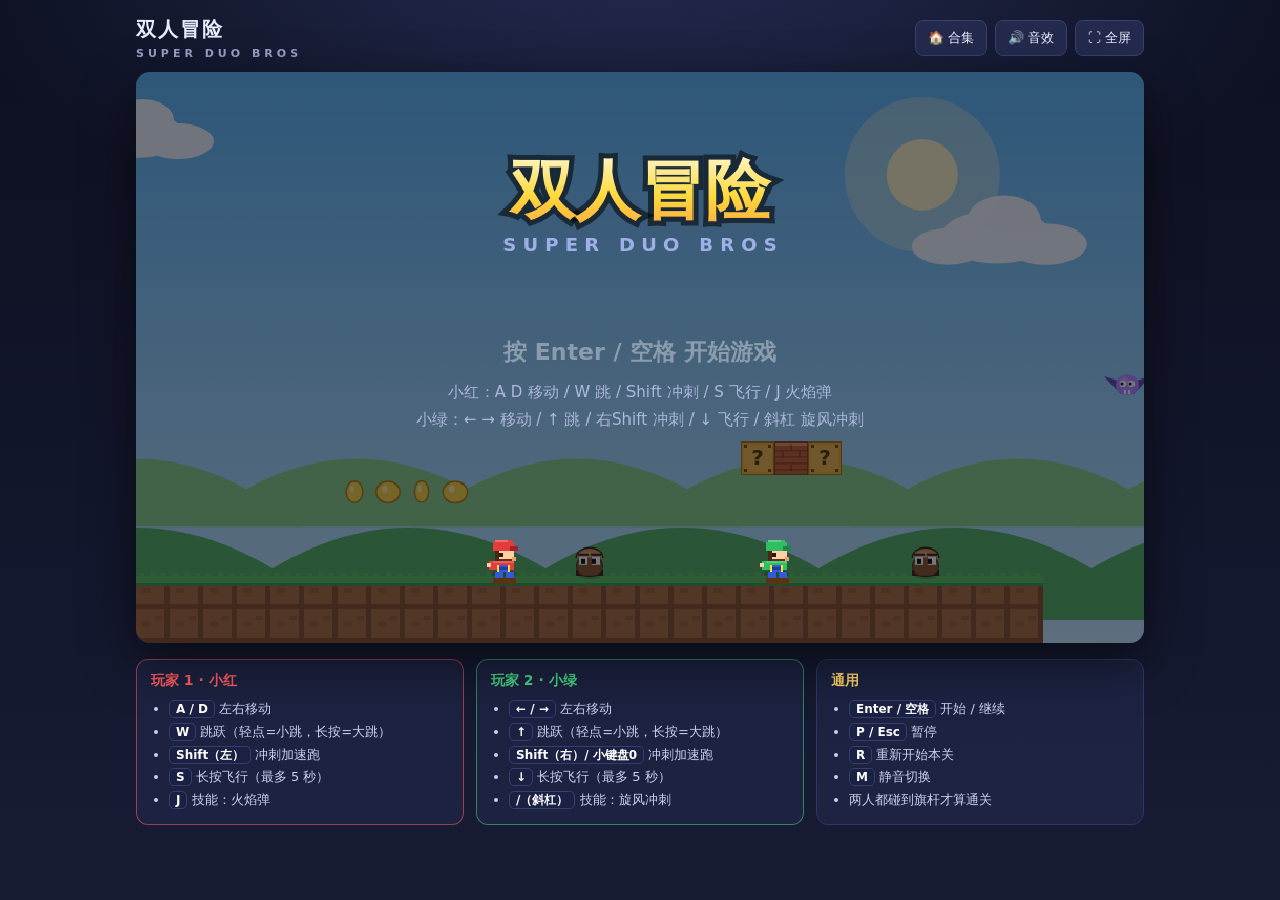
<file: mario/index.html>
<!DOCTYPE html>
<html lang="zh-CN">
<head>
<meta charset="utf-8" />
<meta name="viewport" content="width=device-width, initial-scale=1, maximum-scale=1" />
<title>双人冒险 · Super Duo Bros</title>
<link rel="stylesheet" href="styles.css" />
</head>
<body>
  <div id="app">
    <header id="topbar">
      <h1>双人冒险 <span class="sub">SUPER DUO BROS</span></h1>
      <div class="topbtns">
        <a class="toplink" href="../index.html">🏠 合集</a>
        <button id="btnMute" type="button" title="静音 / 开音效 (M)">🔊 音效</button>
        <button id="btnFull" type="button" title="全屏">⛶ 全屏</button>
      </div>
    </header>

    <div id="frame">
      <canvas id="game" width="960" height="544"></canvas>
      <pre id="debug" hidden></pre>
    </div>

    <section id="legend">
      <div class="card p1">
        <div class="who">玩家 1 · 小红</div>
        <ul>
          <li><b>A / D</b> 左右移动</li>
          <li><b>W</b> 跳跃（轻点=小跳，长按=大跳）</li>
          <li><b>Shift（左）</b> 冲刺加速跑</li>
          <li><b>S</b> 长按飞行（最多 5 秒）</li>
          <li><b>J</b> 技能：火焰弹</li>
        </ul>
      </div>
      <div class="card p2">
        <div class="who">玩家 2 · 小绿</div>
        <ul>
          <li><b>← / →</b> 左右移动</li>
          <li><b>↑</b> 跳跃（轻点=小跳，长按=大跳）</li>
          <li><b>Shift（右）/ 小键盘0</b> 冲刺加速跑</li>
          <li><b>↓</b> 长按飞行（最多 5 秒）</li>
          <li><b>/（斜杠）</b> 技能：旋风冲刺</li>
        </ul>
      </div>
      <div class="card other">
        <div class="who">通用</div>
        <ul>
          <li><b>Enter / 空格</b> 开始 / 继续</li>
          <li><b>P / Esc</b> 暂停</li>
          <li><b>R</b> 重新开始本关</li>
          <li><b>M</b> 静音切换</li>
          <li>两人都碰到旗杆才算通关</li>
        </ul>
      </div>
    </section>
  </div>

  <script src="js/config.js"></script>
  <script src="js/input.js"></script>
  <script src="js/audio.js"></script>
  <script src="js/level.js"></script>
  <script src="js/entities.js"></script>
  <script src="js/render.js"></script>
  <script src="js/game.js"></script>
</body>
</html>
</file>
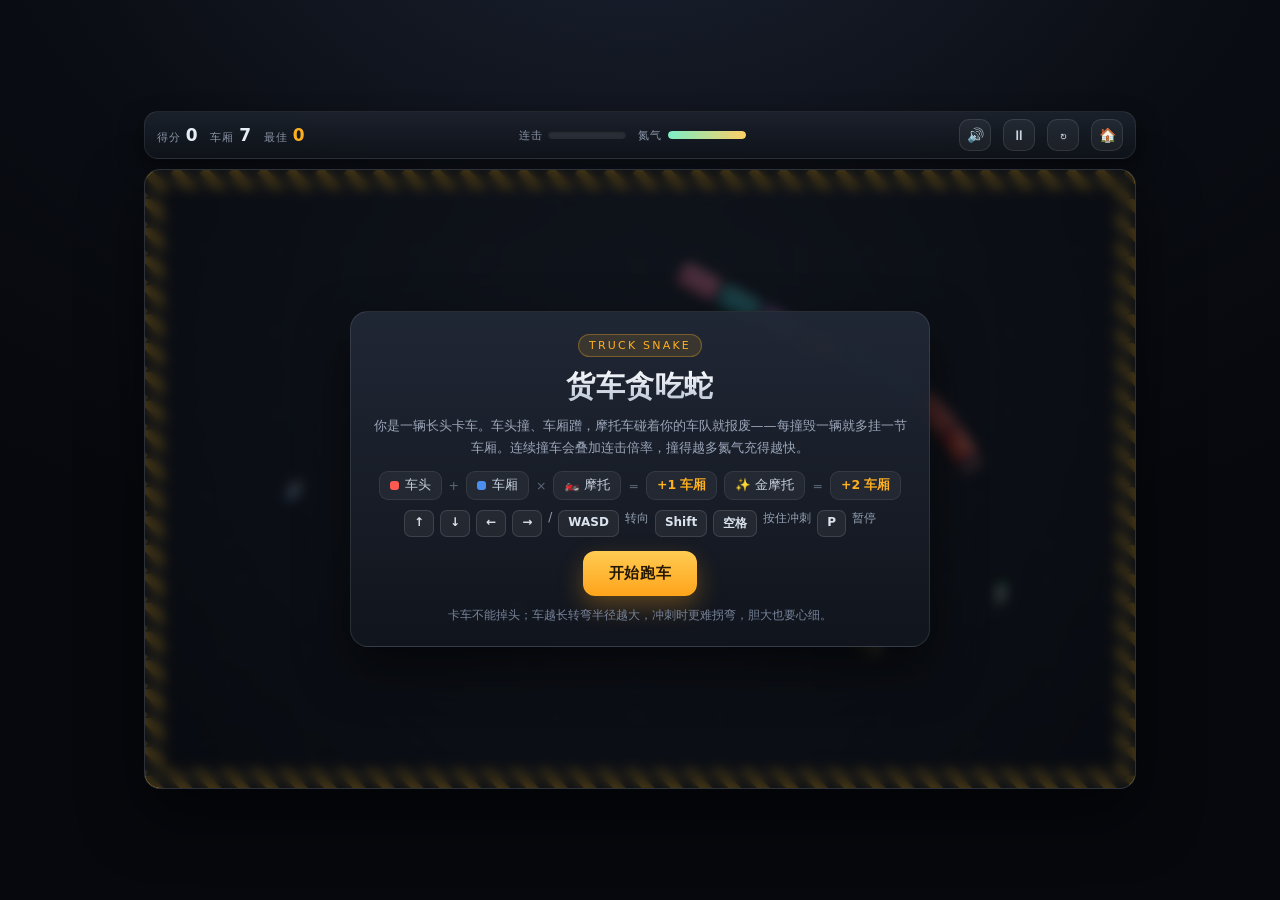
<file: truck-snake/index.html>
<!DOCTYPE html>
<html lang="zh-CN">
<head>
<meta charset="UTF-8" />
<meta name="viewport" content="width=device-width, initial-scale=1, maximum-scale=1, user-scalable=no, viewport-fit=cover" />
<title>货车贪吃蛇 · Truck Snake</title>
<style>
*{box-sizing:border-box;-webkit-tap-highlight-color:transparent;user-select:none}
html,body{height:100%}
body{margin:0;background:radial-gradient(1100px 700px at 50% -12%,#1a2130 0%,#0a0d13 55%,#06080d 100%);color:#e9eef7;font-family:"Segoe UI",system-ui,-apple-system,"PingFang SC","Microsoft YaHei",sans-serif;display:flex;flex-direction:column;align-items:center;justify-content:center;min-height:100dvh;padding:12px;gap:10px;overflow:hidden}
.wrap{width:min(100%,1000px,calc((100dvh - 280px) * 1.6));display:flex;flex-direction:column;gap:10px}
.bar{display:flex;align-items:center;gap:12px;padding:7px 12px;border-radius:14px;background:linear-gradient(180deg,rgba(28,34,45,.92),rgba(16,20,27,.92));border:1px solid rgba(255,255,255,.08);box-shadow:0 10px 26px rgba(0,0,0,.45);flex-wrap:wrap}
.stat{display:flex;align-items:baseline;gap:5px;font-size:11px;color:#8b95a7;letter-spacing:.08em}
.stat b{font-size:17px;color:#e9eef7;font-variant-numeric:tabular-nums;font-weight:800}
.stat.amber b{color:#ffb020}
.spacer{flex:1}
.meter{display:flex;align-items:center;gap:6px;font-size:11px;color:#8b95a7;letter-spacing:.06em}
.meter i{display:block;width:78px;height:8px;border-radius:99px;background:rgba(255,255,255,.09);overflow:hidden;box-shadow:inset 0 1px 2px rgba(0,0,0,.5)}
.meter em{display:block;height:100%;width:0%;border-radius:99px;background:linear-gradient(90deg,#63d3ff,#3b7ff0)}
.meter.nitro em{background:linear-gradient(90deg,#7ef0c8,#ffd166)}
.meter.nitro.full em{box-shadow:0 0 10px rgba(255,209,102,.9)}
.meter.combo em{background:linear-gradient(90deg,#ffd166,#ff7a3d)}
.meter.combo.on{color:#ffd166;font-weight:800}
.meter.combo.on i{background:rgba(255,209,102,.18)}
.iconbtn{width:32px;height:32px;border-radius:10px;border:1px solid rgba(255,255,255,.1);background:rgba(255,255,255,.05);color:#cfd7e4;font-size:14px;line-height:1;cursor:pointer;display:grid;place-items:center;transition:.15s;flex:0 0 auto}
.iconbtn:hover{background:rgba(255,255,255,.13);color:#fff}
.iconbtn:active{transform:scale(.93)}
.stage{position:relative;width:100%;aspect-ratio:960/600;border-radius:16px;overflow:hidden;border:1px solid rgba(255,255,255,.1);box-shadow:0 26px 60px rgba(0,0,0,.55);background:#151a22}
canvas{display:block;width:100%;height:100%;touch-action:none}
.veil{position:absolute;inset:0;display:none;align-items:center;justify-content:center;padding:16px;background:rgba(8,11,16,.7);-webkit-backdrop-filter:blur(6px);backdrop-filter:blur(6px);z-index:5}
.veil.show{display:flex}
.card{width:min(580px,100%);text-align:center;padding:22px;border-radius:18px;background:linear-gradient(180deg,rgba(33,40,54,.97),rgba(17,21,29,.97));border:1px solid rgba(255,255,255,.1);box-shadow:0 22px 50px rgba(0,0,0,.6);animation:pop .26s cubic-bezier(.2,1.2,.4,1)}
@keyframes pop{from{opacity:0;transform:translateY(10px) scale(.96)}to{opacity:1;transform:none}}
.badge{display:inline-block;font-size:11px;letter-spacing:.2em;color:#ffb020;background:rgba(255,176,32,.12);border:1px solid rgba(255,176,32,.32);padding:4px 10px;border-radius:999px;margin-bottom:10px}
h1{margin:0 0 8px;font-size:29px;letter-spacing:.02em;background:linear-gradient(180deg,#fff,#b3bfd2);-webkit-background-clip:text;background-clip:text;color:transparent}
.sub{margin:0 0 12px;font-size:13px;line-height:1.7;color:#9aa5b8}
.legend{display:flex;flex-wrap:wrap;gap:7px;align-items:center;justify-content:center;font-size:12.5px;color:#c6d0de;margin-bottom:10px}
.lg{display:inline-flex;align-items:center;gap:6px;background:rgba(255,255,255,.05);border:1px solid rgba(255,255,255,.08);padding:5px 10px;border-radius:9px}
.lg b{color:#ffb020}
.dot{width:9px;height:9px;border-radius:3px;display:inline-block}
.dot.red{background:#ff5a52}.dot.blue{background:#4b8ef0}
.arrow{color:#5d6879}
.keys{display:flex;flex-wrap:wrap;gap:6px;justify-content:center;margin-bottom:14px;font-size:12px;color:#93a0b3}
.key{padding:4px 9px;border-radius:7px;background:rgba(255,255,255,.06);border:1px solid rgba(255,255,255,.12);font-weight:700;color:#dbe3ee}
.btn{font:inherit;font-weight:800;letter-spacing:.04em;border:0;cursor:pointer;padding:13px 26px;border-radius:12px;font-size:15px;transition:.15s}
.btn.primary{color:#241703;background:linear-gradient(180deg,#ffcb52,#ffa41b);box-shadow:0 10px 24px rgba(255,164,27,.3)}
.btn.primary:hover{filter:brightness(1.07)}
.btn.primary:active{transform:translateY(1px)}
.btn.ghost{color:#cfd7e4;background:rgba(255,255,255,.07);border:1px solid rgba(255,255,255,.14)}
.hint{margin-top:11px;font-size:12px;color:#77839a}
.ostats{display:grid;grid-template-columns:repeat(auto-fit,minmax(96px,1fr));gap:10px;margin:4px 0 16px}
.ostat{background:rgba(255,255,255,.05);border:1px solid rgba(255,255,255,.08);border-radius:12px;padding:10px 8px}
.ostat span{display:block;font-size:11px;color:#8b95a7;letter-spacing:.1em;margin-bottom:4px}
.ostat b{font-size:20px;font-variant-numeric:tabular-nums}
.ostat.amber b{color:#ffb020}
.row{display:flex;gap:10px;justify-content:center;flex-wrap:wrap}
.dpad{display:none;grid-template-columns:repeat(3,58px);grid-template-rows:repeat(3,58px);gap:6px;justify-content:center;margin-top:2px}
body.touch .dpad{display:grid}
.dbtn{border-radius:14px;border:1px solid rgba(255,255,255,.12);background:rgba(255,255,255,.07);color:#cfd7e4;font-size:17px;display:grid;place-items:center;cursor:pointer}
.dbtn:active,.dbtn.on{background:rgba(255,176,32,.22);border-color:rgba(255,176,32,.5)}
.dbtn.boost{font-size:12px;font-weight:800;letter-spacing:.06em;color:#0f1a12;background:linear-gradient(180deg,#8ef0c8,#41c79a);border-color:rgba(140,240,200,.5)}
.dbtn.boost.on{background:linear-gradient(180deg,#c8ffe9,#63e0b4)}
.cheatbadge{display:none;align-items:center;font-size:11px;font-weight:800;letter-spacing:.08em;color:#241703;background:linear-gradient(180deg,#ffd76a,#ffb020);padding:4px 9px;border-radius:999px;box-shadow:0 0 12px rgba(255,176,32,.55);animation:cpulse 1.4s ease-in-out infinite}
.cheatbadge.show{display:inline-flex}
@keyframes cpulse{0%,100%{transform:scale(1)}50%{transform:scale(1.07)}}
</style>
</head>
<body>
<div class="wrap">
  <div class="bar">
    <div class="stat">得分<b id="hudScore">0</b></div>
    <div class="stat">车厢<b id="hudCars">0</b></div>
    <div class="stat amber">最佳<b id="hudBest">0</b></div>
    <div class="cheatbadge" id="cheatBadge">无敌模式</div>
    <div class="spacer"></div>
    <div class="meter combo" id="comboWrap"><span id="comboTxt">连击</span><i><em id="comboBar"></em></i></div>
    <div class="meter nitro" id="nitroWrap"><span>氮气</span><i><em id="nitroBar"></em></i></div>
    <div class="spacer"></div>
    <button class="iconbtn" id="btnSound" title="音效开关">🔊</button>
    <button class="iconbtn" id="btnPause" title="暂停 / 继续">⏸</button>
    <button class="iconbtn" id="btnRestart" title="重新开始">↻</button>
    <a class="iconbtn" href="../index.html" title="返回游戏合集" style="text-decoration:none">🏠</a>
  </div>
  <div class="stage">
    <canvas id="game" width="960" height="600"></canvas>
    <div class="veil" id="veil"></div>
  </div>
  <div class="dpad" id="dpad">
    <button class="dbtn" data-dir="up" style="grid-area:1/2">▲</button>
    <button class="dbtn" data-dir="left" style="grid-area:2/1">◀</button>
    <button class="dbtn" data-dir="right" style="grid-area:2/3">▶</button>
    <button class="dbtn" data-dir="down" style="grid-area:3/2">▼</button>
    <button class="dbtn boost" id="btnBoost" style="grid-area:3/3">冲刺</button>
  </div>
</div>
<script>
(function(){
'use strict';

const $ = s => document.querySelector(s);
const clamp = (v,a,b) => v<a?a:(v>b?b:v);
const rnd = (a,b) => a + Math.random()*(b-a);
const pick = a => a[(Math.random()*a.length)|0];
const TAU = Math.PI*2;
const angDiff = (a,b) => { let d=(a-b+Math.PI)%TAU; if(d<0) d+=TAU; return d-Math.PI; };
const rotToward = (c,t,step) => { const d=angDiff(t,c); return Math.abs(d)<=step ? t : c+Math.sign(d)*step; };
function rr(g,x,y,w,h,r){
  r = Math.min(r, Math.abs(w)/2, Math.abs(h)/2);
  g.beginPath(); g.moveTo(x+r,y);
  g.arcTo(x+w,y,x+w,y+h,r); g.arcTo(x+w,y+h,x,y+h,r);
  g.arcTo(x,y+h,x,y,r); g.arcTo(x,y,x+w,y,r); g.closePath();
}

const cv = $('#game');
const ctx = cv.getContext('2d');
const W = cv.width, H = cv.height;
const WALL = 18;
const AR = { x:WALL, y:WALL, w:W-WALL*2, h:H-WALL*2 };

const SPACING = 44;
const TURN = 5.2;
const BASE_SPEED = 170;
const SPEED_STEP = 2.0;
const SPEED_MAX = 280;
const MAX_SEG = 666;
const COMBO_TIME = 2.6;
const COMBO_MAX = 8;
const BOOST_MUL = 1.72;
const BOOST_TURN = 0.82;
const BOOST_DRAIN = 0.33;
const MARK_LIFE = 2.4;
const TRAILER_DEATH = false;
const PAL = ['#e2574c','#4b8ef0','#3fb27f','#e0a33e','#a86ede','#38bdc4','#ef7ba0','#7cc157'];
const Sound = {
  on:true, ac:null, master:null,
  init(){
    if(this.ac) return;
    const AC = window.AudioContext || window.webkitAudioContext;
    if(!AC) return;
    this.ac = new AC();
    this.master = this.ac.createGain();
    this.master.gain.value = 0.42;
    this.master.connect(this.ac.destination);
  },
  resume(){ if(this.ac && this.ac.state === 'suspended') this.ac.resume(); },
  blip(freq,dur,opt){
    opt = opt || {};
    if(!this.on || !this.ac) return;
    const t0 = this.ac.currentTime + (opt.delay||0);
    const o = this.ac.createOscillator(), g = this.ac.createGain();
    o.type = opt.type || 'square';
    o.frequency.setValueAtTime(freq,t0);
    if(opt.slide) o.frequency.exponentialRampToValueAtTime(Math.max(30,freq+opt.slide), t0+dur);
    g.gain.setValueAtTime(0.0001,t0);
    g.gain.linearRampToValueAtTime(opt.vol||0.07, t0+0.012);
    g.gain.exponentialRampToValueAtTime(0.0001, t0+dur);
    o.connect(g); g.connect(this.master);
    o.start(t0); o.stop(t0+dur+0.03);
  },
  noise(dur,vol,from,to){
    if(!this.on || !this.ac) return;
    const t0 = this.ac.currentTime;
    const len = Math.floor(this.ac.sampleRate*dur);
    const buf = this.ac.createBuffer(1,len,this.ac.sampleRate);
    const d = buf.getChannelData(0);
    for(let i=0;i<len;i++) d[i] = (Math.random()*2-1)*Math.pow(1-i/len,2);
    const s = this.ac.createBufferSource(); s.buffer = buf;
    const f = this.ac.createBiquadFilter(); f.type = 'lowpass';
    f.frequency.setValueAtTime(from||1500,t0);
    f.frequency.exponentialRampToValueAtTime(to||180,t0+dur);
    const g = this.ac.createGain(); g.gain.value = vol;
    s.connect(f); f.connect(g); g.connect(this.master); s.start(t0);
  },
  hit(combo){
    const f = 520 + Math.min(combo,10)*62;
    this.blip(f,0.07,{type:'square',vol:0.05});
    this.blip(f*1.5,0.11,{type:'square',vol:0.045,delay:0.05});
  },
  crunch(){
    this.noise(0.16,0.20,2400,300);
    this.blip(150,0.09,{type:'triangle',vol:0.05});
  },
  gold(){ [523,659,784,1046,1318].forEach((f,i)=>this.blip(f,0.13,{type:'triangle',vol:0.08,delay:i*0.06})); },
  boostOn(){ this.blip(180,0.42,{type:'sawtooth',vol:0.09,slide:520}); this.noise(0.3,0.1,900,2400); },
  boostTick(){ this.noise(0.14,0.05,500,1800); },
  boostOff(){ this.blip(420,0.22,{type:'sawtooth',vol:0.06,slide:-260}); },
  crash(){ this.noise(0.6,0.34,1800,120); this.blip(170,0.5,{type:'sawtooth',vol:0.13,slide:-120}); },
  cheatOn(){ [523,659,880,1174].forEach((f,i)=>this.blip(f,0.14,{type:'triangle',vol:0.09,delay:i*0.07})); },
  cheatOff(){ [880,659,494].forEach((f,i)=>this.blip(f,0.13,{type:'triangle',vol:0.07,delay:i*0.07})); },
  go(){ this.blip(440,0.13,{type:'square',vol:0.06}); this.blip(680,0.16,{type:'square',vol:0.06,delay:0.12}); }
};
const S = {
  mode:'menu', t:0, score:0, best:0, trailers:0,
  head:{x:0,y:0,angle:0}, targetAngle:0, speed:BASE_SPEED,
  trail:[], body:[], bikes:[], parts:[], texts:[], rings:[], marks:[], flashes:[],
  shake:0, hitStop:0, flash:0, flashColor:'#ffffff',
  combo:0, comboT:0, comboMax:0, nitro:0.45, boosting:false, boostTick:0,
  kills:0, spawnTimer:0, menuAngle:0, overT:0, reason:'', markT:0, smokeT:0,
  invincible:false, cheatUsed:false, wallFxT:0,
  wheelL:{x:0,y:0}, wheelR:{x:0,y:0}, wheelsReady:false
};
try { S.best = parseInt(localStorage.getItem('truck-snake-best')||'0',10) || 0; } catch(e){ S.best = 0; }

function speedFor(n){ return Math.min(SPEED_MAX, BASE_SPEED + n*SPEED_STEP); }
function curSpeed(){ return speedFor(S.trailers) * (S.boosting ? BOOST_MUL : 1); }
function bikeTarget(){ return Math.min(8, 4 + Math.floor(S.trailers/5)); }

function placeHead(x,y,angle,segs){
  S.head = {x:x,y:y,angle:angle};
  S.targetAngle = angle;
  S.trailers = segs;
  S.speed = speedFor(segs);
  S.trail.length = 0;
  const need = segs*SPACING + 380;
  for(let d=need; d>=0; d-=8) S.trail.push({ x:x-Math.cos(angle)*d, y:y-Math.sin(angle)*d });
  S.body = computeBody();
  S.wheelsReady = false;
}

function resetGame(){
  S.score = 0; S.parts.length = 0; S.texts.length = 0;
  S.rings.length = 0; S.marks.length = 0; S.flashes.length = 0;
  S.shake = 0; S.hitStop = 0; S.flash = 0; S.spawnTimer = 0.2; S.reason = '';
  S.combo = 0; S.comboT = 0; S.comboMax = 0; S.nitro = 0.45;
  S.cheatUsed = !!S.invincible; S.wallFxT = 0;
  S.boosting = false; S.boostTick = 0; S.kills = 0; S.overT = 0;
  S.bikes.length = 0;
  placeHead(AR.x + AR.w*0.5 - 190, AR.y + AR.h*0.5, 0, 1);
  for(let i=0;i<4;i++) spawnBike(true);
  S.mode = 'play';
  syncHUD();
}

function setupMenu(){
  S.score = 0; S.parts.length = 0; S.texts.length = 0;
  S.rings.length = 0; S.marks.length = 0; S.flashes.length = 0;
  S.shake = 0; S.hitStop = 0; S.flash = 0; S.spawnTimer = 0.6;
  S.combo = 0; S.comboT = 0; S.comboMax = 0; S.nitro = 1; S.boosting = false; S.kills = 0;
  S.bikes.length = 0;
  S.menuAngle = 0.2;
  placeHead(AR.x + AR.w*0.5 + 170, AR.y + AR.h*0.5 - 130, 0.5, 7);
  for(let i=0;i<6;i++) spawnBike(false);
  S.mode = 'menu';
  syncHUD();
}

function kindCfg(kind){
  const k = 1 + S.trailers*0.008;
  if(kind === 'racer') return { speed:rnd(112,134)*k, turn:4.3, color:'#ff5a52', helmet:'#ffe9a8', base:20, add:1 };
  if(kind === 'gold') return { speed:rnd(72,92)*k, turn:3.5, color:'#ffc93c', helmet:'#2b2f3a', base:30, add:2 };
  return { speed:rnd(52,78)*k, turn:2.9, color:pick(['#4b8ef0','#3fb27f','#a86ede','#38bdc4','#e0a33e']), helmet:'#e9eef7', base:10, add:1 };
}

function makeBike(x,y,ang,kind){
  const cfg = kindCfg(kind);
  S.bikes.push({ x:x, y:y, angle:ang, want:ang, wander:ang, wt:rnd(0,1.6), kind:kind,
                 speed:cfg.speed, turn:cfg.turn, color:cfg.color, helmet:cfg.helmet,
                 base:cfg.base, add:cfg.add, wob:rnd(0,TAU) });
}

function freeSpot(initial){
  const minD = initial ? 250 : 190;
  for(let a=0;a<80;a++){
    const x = rnd(AR.x+46, AR.x+AR.w-46);
    const y = rnd(AR.y+46, AR.y+AR.h-46);
    if(Math.hypot(x-S.head.x, y-S.head.y) < minD) continue;
    if(hitTruck(x,y) >= 0) continue;
    let bad = false;
    for(const b of S.bikes) if(Math.hypot(x-b.x,y-b.y) < 74){ bad = true; break; }
    if(!bad) return { x:x, y:y };
  }
  return null;
}

function spawnBike(initial){
  const spot = freeSpot(initial);
  if(!spot) return;
  const kind = Math.random() < 0.10 ? 'gold' : (Math.random() < 0.44 ? 'racer' : 'cruiser');
  const ang = rnd(0,TAU);
  makeBike(spot.x, spot.y, ang, kind);
  if(kind !== 'gold' && S.bikes.length + 2 <= bikeTarget() && Math.random() < 0.3){
    const a2 = ang + 1.7;
    for(let i=1;i<=2;i++){
      const ox = spot.x + Math.cos(a2)*48*i, oy = spot.y + Math.sin(a2)*48*i;
      if(ox < AR.x+30 || ox > AR.x+AR.w-30 || oy < AR.y+30 || oy > AR.y+AR.h-30) break;
      if(hitTruck(ox,oy) >= 0) break;
      makeBike(ox, oy, ang, 'cruiser');
    }
  }
}

function updateBikes(dt){
  const fleeK = Math.min(4.2, 1.9 + S.trailers*0.07);
  for(const b of S.bikes){
    b.wob += dt*7;
    b.wt -= dt;
    if(b.wt <= 0){ b.wt = rnd(0.7,1.9); b.wander += rnd(-1.25,1.25); }
    let vx = Math.cos(b.wander), vy = Math.sin(b.wander);
    const m = 120;
    if(b.x-AR.x < m) vx += (m-(b.x-AR.x))/m * 2.3;
    if(AR.x+AR.w-b.x < m) vx -= (m-(AR.x+AR.w-b.x))/m * 2.3;
    if(b.y-AR.y < m) vy += (m-(b.y-AR.y))/m * 2.3;
    if(AR.y+AR.h-b.y < m) vy -= (m-(AR.y+AR.h-b.y))/m * 2.3;
    if(b.kind !== 'cruiser' && S.mode !== 'over'){
      const dx = b.x-S.head.x, dy = b.y-S.head.y, d = Math.hypot(dx,dy) || 1;
      if(d < 330){ const k = (1-d/330)*fleeK; vx += dx/d*k; vy += dy/d*k; }
    }
    b.angle = rotToward(b.angle, Math.atan2(vy,vx), b.turn*dt);
    b.x += Math.cos(b.angle)*b.speed*dt;
    b.y += Math.sin(b.angle)*b.speed*dt;
    b.x = clamp(b.x, AR.x+14, AR.x+AR.w-14);
    b.y = clamp(b.y, AR.y+14, AR.y+AR.h-14);
  }
  if(S.mode === 'play' || S.mode === 'menu'){
    if(S.bikes.length < bikeTarget()){
      S.spawnTimer -= dt;
      if(S.spawnTimer <= 0){
        spawnBike(false);
        S.spawnTimer = S.bikes.length === 0 ? 0.15 : rnd(0.45,1.2);
      }
    } else S.spawnTimer = 0.4;
  }
}
function computeBody(){
  const out = [];
  const n = S.trailers;
  if(n <= 0) return out;
  let target = SPACING, acc = 0;
  let prev = S.head;
  const tr = S.trail;
  for(let i=tr.length-1;i>=0;i--){
    const p = tr[i];
    const dx = p.x-prev.x, dy = p.y-prev.y;
    const d = Math.hypot(dx,dy);
    if(d > 1e-6){
      while(acc + d >= target && out.length < n){
        const t = (target-acc)/d;
        out.push({ x:prev.x+dx*t, y:prev.y+dy*t, a:Math.atan2(-dy,-dx) });
        target += SPACING;
      }
    }
    acc += d;
    prev = p;
    if(out.length >= n) break;
  }
  while(out.length < n){
    const last = out.length ? out[out.length-1] : { x:S.head.x, y:S.head.y, a:S.head.angle };
    out.push({ x:last.x-Math.cos(last.a)*SPACING, y:last.y-Math.sin(last.a)*SPACING, a:last.a });
  }
  return out;
}

function pushTrail(){
  const tr = S.trail, h = S.head, last = tr[tr.length-1];
  if(!last || Math.hypot(h.x-last.x, h.y-last.y) >= 4) tr.push({ x:h.x, y:h.y });
  const need = S.trailers*SPACING + 420;
  let acc = 0, i = tr.length-1;
  while(i > 0 && acc < need){ acc += Math.hypot(tr[i].x-tr[i-1].x, tr[i].y-tr[i-1].y); i--; }
  if(i > 0) tr.splice(0,i);
}

function boxHit(px,py,cx,cy,a,hw,hh,r){
  const dx = px-cx, dy = py-cy;
  const ca = Math.cos(a), sa = Math.sin(a);
  const lx = dx*ca + dy*sa;
  const ly = -dx*sa + dy*ca;
  const ox = Math.max(Math.abs(lx)-hw, 0), oy = Math.max(Math.abs(ly)-hh, 0);
  return ox*ox + oy*oy < r*r;
}

function hitTruck(px,py){
  if(boxHit(px,py,S.head.x,S.head.y,S.head.angle,25,14,11)) return 0;
  const b = S.body;
  for(let i=0;i<b.length;i++){
    const s = b[i];
    const dx = px-s.x, dy = py-s.y;
    if(dx*dx + dy*dy > 1521) continue;
    if(boxHit(px,py,s.x,s.y,s.a,21,13,11)) return i+1;
  }
  return -1;
}

function stepHead(dt){
  const dir = inputVector();
  if(dir){
    const a = Math.atan2(dir.y, dir.x);
    if(S.trailers === 0 || Math.abs(angDiff(a, S.head.angle)) < 1.9) S.targetAngle = a;
  }
  const turn = TURN * (S.boosting ? BOOST_TURN : 1);
  S.head.angle = rotToward(S.head.angle, S.targetAngle, turn*dt);
  S.speed = curSpeed();
  S.head.x += Math.cos(S.head.angle)*S.speed*dt;
  S.head.y += Math.sin(S.head.angle)*S.speed*dt;
  pushTrail();
  sampleMarks(dt);
  sampleSmoke(dt);
  const h = S.head, pad = 20;
  const oX = h.x < AR.x+pad || h.x > AR.x+AR.w-pad;
  const oY = h.y < AR.y+pad || h.y > AR.y+AR.h-pad;
  if(oX || oY){
    if(S.invincible){
      if(oX) h.x = clamp(h.x, AR.x+pad, AR.x+AR.w-pad);
      if(oY) h.y = clamp(h.y, AR.y+pad, AR.y+AR.h-pad);
      if(S.wallFxT <= 0){
        S.wallFxT = 0.1;
        burst(h.x, h.y, '#ffd166', 6);
      }
    } else crash('wall');
  }
}

function stepMenu(dt){
  S.menuAngle += 0.82*dt;
  S.targetAngle = S.menuAngle;
  S.head.angle = rotToward(S.head.angle, S.targetAngle, TURN*dt);
  S.speed = speedFor(S.trailers);
  S.head.x += Math.cos(S.head.angle)*S.speed*dt;
  S.head.y += Math.sin(S.head.angle)*S.speed*dt;
  S.head.x = clamp(S.head.x, AR.x+70, AR.x+AR.w-70);
  S.head.y = clamp(S.head.y, AR.y+70, AR.y+AR.h-70);
  pushTrail();
  sampleMarks(dt);
  S.body = computeBody();
}

function sampleMarks(dt){
  const h = S.head;
  const ca = Math.cos(h.angle), sa = Math.sin(h.angle);
  const lx = -19, ly = 14.5;
  const wl = { x:h.x + lx*ca - ly*sa, y:h.y + lx*sa + ly*ca };
  const wr = { x:h.x + lx*ca + ly*sa, y:h.y + lx*sa - ly*ca };
  S.markT -= dt;
  const hard = S.boosting || Math.abs(angDiff(h.angle, S.targetAngle)) > 0.45;
  if(S.wheelsReady && hard && S.markT <= 0){
    S.markT = 0.05;
    S.marks.push({ x1:S.wheelL.x, y1:S.wheelL.y, x2:wl.x, y2:wl.y, life:MARK_LIFE, max:MARK_LIFE });
    S.marks.push({ x1:S.wheelR.x, y1:S.wheelR.y, x2:wr.x, y2:wr.y, life:MARK_LIFE, max:MARK_LIFE });
    if(S.marks.length > 260) S.marks.splice(0,2);
  }
  S.wheelL = wl; S.wheelR = wr;
  S.wheelsReady = true;
}

function sampleSmoke(dt){
  S.smokeT -= dt;
  const fast = S.speed > 212 || S.boosting;
  if(!fast || S.smokeT > 0) return;
  S.smokeT = S.boosting ? 0.03 : 0.09;
  const h = S.head, ca = Math.cos(h.angle), sa = Math.sin(h.angle);
  S.parts.push({ kind:'smoke', x:h.x-26*ca-8*sa, y:h.y-26*sa+8*ca,
    vx:rnd(-16,16)-Math.cos(h.angle)*26, vy:rnd(-16,16)-Math.sin(h.angle)*26,
    life:0.7, max:0.7, size:rnd(4,7), color:'#8d97a6', rot:0, vr:rnd(-2,2) });
}

function collide(){
  for(let i=S.bikes.length-1;i>=0;i--){
    const hit = hitTruck(S.bikes[i].x, S.bikes[i].y);
    if(hit === 0) eatBike(i, 0);
    else if(hit > 0){
      if(TRAILER_DEATH) crash('bike'); else eatBike(i, hit);
    }
    if(S.mode !== 'play') return;
  }
  if(S.invincible) return;
  const h = S.head;
  for(let i=1;i<S.body.length;i++){
    const s = S.body[i];
    if(Math.hypot(h.x-s.x, h.y-s.y) < 24){ crash('self'); return; }
  }
}

function eatBike(i, hit){
  const b = S.bikes[i];
  S.bikes.splice(i,1);
  const gold = b.kind === 'gold';
  S.trailers = Math.min(MAX_SEG, S.trailers + b.add);
  S.combo = Math.min(99, S.combo + 1);
  S.comboT = COMBO_TIME;
  if(S.combo > S.comboMax) S.comboMax = S.combo;
  const mult = Math.min(COMBO_MAX, S.combo);
  const pts = b.base * mult;
  S.score += pts;
  S.kills++;
  S.nitro = Math.min(1, S.nitro + 0.135);
  burst(b.x, b.y, b.color, gold ? 28 : 15);
  burst(b.x, b.y, '#ffd166', gold ? 12 : 6);
  flingRider(b.x, b.y, b.helmet, b.color);
  addRing(b.x, b.y, gold ? '255,209,102' : '255,255,255', gold ? 78 : 44);
  if(hit > 0){
    const t = S.body[hit-1];
    if(t) S.flashes.push({ x:t.x, y:t.y, a:t.a, life:0.28, max:0.28 });
    Sound.crunch();
    Sound.hit(S.combo);
  } else {
    Sound.hit(S.combo);
  }
  if(gold){
    Sound.gold();
    S.flash = 0.34;
    S.flashColor = '#ffd166';
  }
  addText(b.x, b.y - 6, '+' + pts, mult > 1 ? ('连击 x' + mult) : (hit > 0 ? '车厢扫中' : '撞毁'), gold ? '#ffd166' : '#ffffff');
  S.shake = Math.min(1.2, S.shake + (gold ? 0.7 : 0.42));
  S.hitStop = gold ? 0.085 : 0.05;
  syncHUD();
}

function crash(reason){
  if(S.mode !== 'play') return;
  S.reason = reason;
  S.mode = 'over';
  S.shake = 1.6;
  S.flash = 0.35;
  S.flashColor = '#ff8a3d';
  S.overT = 1.5;
  burst(S.head.x, S.head.y, '#ff8a3d', 34);
  burst(S.head.x, S.head.y, '#ffe08a', 16);
  addRing(S.head.x, S.head.y, '255,138,61', 150);
  Sound.crash();
  if(!S.cheatUsed && S.score > S.best){
    S.best = S.score;
    try { localStorage.setItem('truck-snake-best', String(S.best)); } catch(e){}
  }
  syncHUD();
  setTimeout(function(){ if(S.mode === 'over') showGameOver(); }, 800);
}

function burst(x,y,color,n){
  for(let i=0;i<n;i++){
    const a = rnd(0,TAU), s = rnd(50,300);
    S.parts.push({ kind:'spark', x:x, y:y, vx:Math.cos(a)*s, vy:Math.sin(a)*s,
      life:rnd(0.3,0.8), max:0.8, size:rnd(2,5.5), color:color, rot:rnd(0,TAU), vr:rnd(-10,10) });
  }
}

function flingRider(x,y,helmet,color){
  const a = rnd(0,TAU), s = rnd(120,240);
  S.parts.push({ kind:'rider', x:x, y:y, vx:Math.cos(a)*s, vy:Math.sin(a)*s,
    life:0.9, max:0.9, size:5, color:color, color2:helmet, rot:0, vr:rnd(-14,14) });
}

function addRing(x,y,rgb,r1){
  S.rings.push({ x:x, y:y, r0:6, r1:r1, life:0.45, max:0.45, rgb:rgb });
}

function addText(x,y,text,sub,color){
  S.texts.push({ x:x, y:y, text:text, sub:sub||'', life:1.15, max:1.15, color:color });
}

function updateEffects(dt){
  const damp = Math.pow(0.16, dt);
  for(let i=S.parts.length-1;i>=0;i--){
    const p = S.parts[i];
    p.life -= dt;
    if(p.life <= 0){ S.parts.splice(i,1); continue; }
    p.x += p.vx*dt; p.y += p.vy*dt;
    if(p.kind === 'smoke'){
      const d2 = Math.pow(0.35, dt);
      p.vx *= d2; p.vy *= d2;
      p.size += dt*24;
    } else {
      p.vx *= damp; p.vy *= damp;
    }
    p.rot += p.vr*dt;
  }
  for(let i=S.rings.length-1;i>=0;i--){ S.rings[i].life -= dt; if(S.rings[i].life <= 0) S.rings.splice(i,1); }
  for(let i=S.marks.length-1;i>=0;i--){ S.marks[i].life -= dt; if(S.marks[i].life <= 0) S.marks.splice(i,1); }
  for(let i=S.flashes.length-1;i>=0;i--){ S.flashes[i].life -= dt; if(S.flashes[i].life <= 0) S.flashes.splice(i,1); }
  for(let i=S.texts.length-1;i>=0;i--){
    const t = S.texts[i];
    t.life -= dt; t.y -= 44*dt;
    if(t.life <= 0) S.texts.splice(i,1);
  }
}
const keys = { up:false, down:false, left:false, right:false };
let touchDir = null, swipe = null, boostKey = false, boostBtn = false, boostPtr = false;
function boostInput(){ return boostKey || boostBtn || boostPtr; }

function inputVector(){
  if(touchDir) return touchDir;
  let x = 0, y = 0;
  if(keys.up) y -= 1;
  if(keys.down) y += 1;
  if(keys.left) x -= 1;
  if(keys.right) x += 1;
  if(x === 0 && y === 0) return null;
  const m = Math.hypot(x,y);
  return { x:x/m, y:y/m };
}

const KEYMAP = {
  ArrowUp:'up', ArrowDown:'down', ArrowLeft:'left', ArrowRight:'right',
  w:'up', a:'left', s:'down', d:'right', W:'up', A:'left', S:'down', D:'right'
};

window.addEventListener('keydown', function(e){
  Sound.init(); Sound.resume();
  const k = KEYMAP[e.key];
  if(k){ keys[k] = true; e.preventDefault(); return; }
  if(e.key === ' ' || e.key === 'Spacebar'){
    e.preventDefault();
    if(S.mode === 'menu' || S.mode === 'over'){ startGame(); return; }
    if(S.mode === 'pause'){ togglePause(); return; }
    boostKey = true;
    return;
  }
  if(e.key === 'Shift'){ boostKey = true; return; }
  if(e.key === 'p' || e.key === 'P' || e.key === 'Escape'){ e.preventDefault(); togglePause(); }
  if(e.key === 'm' || e.key === 'M'){ e.preventDefault(); toggleInvincible(); return; }
  if(e.key === 'r' || e.key === 'R'){ startGame(); }
}, {passive:false});

window.addEventListener('keyup', function(e){
  const k = KEYMAP[e.key];
  if(k) keys[k] = false;
  if(e.key === ' ' || e.key === 'Spacebar' || e.key === 'Shift') boostKey = false;
});
window.addEventListener('blur', function(){
  for(const k in keys) keys[k] = false;
  touchDir = null; boostKey = false; boostBtn = false; boostPtr = false;
});

cv.addEventListener('pointerdown', function(e){
  Sound.init(); Sound.resume();
  swipe = { id:e.pointerId, x:e.clientX, y:e.clientY };
  boostPtr = true;
});
cv.addEventListener('pointermove', function(e){
  if(!swipe || e.pointerId !== swipe.id) return;
  const dx = e.clientX-swipe.x, dy = e.clientY-swipe.y;
  const m = Math.hypot(dx,dy);
  if(m < 22) return;
  touchDir = { x:dx/m, y:dy/m };
  boostPtr = false;
});
function endSwipe(e){ if(swipe && e.pointerId === swipe.id){ swipe = null; touchDir = null; boostPtr = false; } }
cv.addEventListener('pointerup', endSwipe);
cv.addEventListener('pointercancel', endSwipe);

const dpad = $('#dpad');
Array.prototype.forEach.call(dpad.querySelectorAll('.dbtn'), function(btn){
  const dir = btn.getAttribute('data-dir');
  if(dir){
    function set(v){ keys[dir] = v; btn.classList.toggle('on', v); }
    btn.addEventListener('pointerdown', function(e){
      e.preventDefault(); Sound.init(); Sound.resume(); set(true);
      if(btn.setPointerCapture) btn.setPointerCapture(e.pointerId);
    });
    ['pointerup','pointercancel','pointerleave'].forEach(function(ev){
      btn.addEventListener(ev, function(){ set(false); });
    });
  }
});
const boostBtnEl = $('#btnBoost');
boostBtnEl.addEventListener('pointerdown', function(e){
  e.preventDefault(); Sound.init(); Sound.resume();
  boostBtn = true; boostBtnEl.classList.add('on');
});
['pointerup','pointercancel','pointerleave'].forEach(function(ev){
  boostBtnEl.addEventListener(ev, function(){ boostBtn = false; boostBtnEl.classList.remove('on'); });
});

const hazPat = (function(){
  const c = document.createElement('canvas');
  c.width = 28; c.height = 28;
  const g = c.getContext('2d');
  g.fillStyle = '#191d25'; g.fillRect(0,0,28,28);
  g.strokeStyle = '#e2a821'; g.lineWidth = 9;
  g.beginPath();
  for(let i=-28;i<56;i+=28){ g.moveTo(i,0); g.lineTo(i+28,28); }
  g.stroke();
  return ctx.createPattern(c,'repeat');
})();

function drawGround(){
  const g = ctx.createLinearGradient(0,0,0,H);
  g.addColorStop(0,'#252c39'); g.addColorStop(1,'#181d26');
  ctx.fillStyle = g; ctx.fillRect(0,0,W,H);
  ctx.save();
  ctx.strokeStyle = 'rgba(255,255,255,.055)';
  ctx.lineWidth = 2; ctx.setLineDash([14,20]);
  for(let x=AR.x+60; x<AR.x+AR.w; x+=80){ ctx.beginPath(); ctx.moveTo(x,AR.y); ctx.lineTo(x,AR.y+AR.h); ctx.stroke(); }
  for(let y=AR.y+60; y<AR.y+AR.h; y+=80){ ctx.beginPath(); ctx.moveTo(AR.x,y); ctx.lineTo(AR.x+AR.w,y); ctx.stroke(); }
  ctx.restore();
  const v = ctx.createRadialGradient(W/2,H/2,H*0.28,W/2,H/2,H*0.92);
  v.addColorStop(0,'rgba(0,0,0,0)'); v.addColorStop(1,'rgba(0,0,0,.55)');
  ctx.fillStyle = v; ctx.fillRect(0,0,W,H);
  if(S.boosting){
    const bg = ctx.createRadialGradient(W/2,H/2,60,W/2,H/2,W*0.62);
    bg.addColorStop(0,'rgba(255,170,60,.10)'); bg.addColorStop(1,'rgba(255,120,20,0)');
    ctx.fillStyle = bg; ctx.fillRect(0,0,W,H);
  }
}

function drawMarks(){
  if(!S.marks.length) return;
  ctx.save();
  ctx.lineCap = 'round';
  ctx.strokeStyle = '#07090d';
  for(const m of S.marks){
    ctx.globalAlpha = 0.36 * (m.life/m.max);
    ctx.lineWidth = 6;
    ctx.beginPath(); ctx.moveTo(m.x1,m.y1); ctx.lineTo(m.x2,m.y2); ctx.stroke();
  }
  ctx.restore();
}

function drawSpeedLines(){
  const k = S.boosting ? 1 : Math.max(0, Math.min(1, (S.speed - 210)/80));
  if(k <= 0.03) return;
  const a = S.head.angle;
  const ca = Math.cos(a), sa = Math.sin(a);
  ctx.save();
  ctx.strokeStyle = '#ffffff';
  ctx.lineCap = 'round';
  for(let i=0;i<18;i++){
    const side = (Math.random()-0.5)*2 * (120 + 90*k);
    const along = rnd(-190, 90);
    const x = S.head.x + ca*along - sa*side;
    const y = S.head.y + sa*along + ca*side;
    const len = rnd(26,70) * (0.6 + k);
    ctx.globalAlpha = (0.06 + 0.20*k) * (0.4 + Math.random()*0.6);
    ctx.lineWidth = rnd(1.5,3);
    ctx.beginPath();
    ctx.moveTo(x,y);
    ctx.lineTo(x - ca*len, y - sa*len);
    ctx.stroke();
  }
  ctx.restore();
}

function drawWalls(){
  ctx.save();
  ctx.fillStyle = hazPat;
  ctx.fillRect(0,0,W,WALL); ctx.fillRect(0,H-WALL,W,WALL);
  ctx.fillRect(0,0,WALL,H); ctx.fillRect(W-WALL,0,WALL,H);
  ctx.strokeStyle = 'rgba(255,196,60,.22)'; ctx.lineWidth = 3;
  ctx.strokeRect(WALL-1.5, WALL-1.5, W-WALL*2+3, H-WALL*2+3);
  ctx.restore();
}
function drawCab(x,y,a){
  ctx.save();
  ctx.translate(x,y); ctx.rotate(a);
  if(S.invincible){
    ctx.save();
    ctx.shadowColor = 'rgba(255,209,102,.95)';
    ctx.shadowBlur = 16 + 8*Math.abs(Math.sin(S.t*6));
    ctx.strokeStyle = 'rgba(255,209,102,.85)';
    ctx.lineWidth = 2.4;
    ctx.beginPath(); ctx.arc(0,0,31,0,TAU); ctx.stroke();
    ctx.restore();
  }
  if(S.boosting){
    for(let i=-1;i<=1;i+=2){
      const f = 0.7 + Math.random()*0.7;
      ctx.fillStyle = 'rgba(120,215,255,.85)';
      ctx.beginPath();
      ctx.moveTo(-24, i*7 - 3);
      ctx.lineTo(-24 - 26*f, i*7);
      ctx.lineTo(-24, i*7 + 3);
      ctx.closePath(); ctx.fill();
      ctx.fillStyle = 'rgba(255,255,255,.9)';
      ctx.beginPath();
      ctx.moveTo(-24, i*7 - 1.4);
      ctx.lineTo(-24 - 13*f, i*7);
      ctx.lineTo(-24, i*7 + 1.4);
      ctx.closePath(); ctx.fill();
    }
  }
  ctx.fillStyle = 'rgba(0,0,0,.32)';
  rr(ctx,-24,-10,50,28,9); ctx.fill();
  ctx.fillStyle = '#0c0e12';
  rr(ctx,-20,-15,15,7,3); ctx.fill(); rr(ctx,-20,8,15,7,3); ctx.fill();
  rr(ctx,8,-15,14,7,3); ctx.fill(); rr(ctx,8,8,14,7,3); ctx.fill();
  ctx.fillStyle = '#171b23'; rr(ctx,-24,-13,49,26,7); ctx.fill();
  const g = ctx.createLinearGradient(0,-13,0,13);
  g.addColorStop(0,'#ff8b7e'); g.addColorStop(.45,'#e8433a'); g.addColorStop(1,'#a72a24');
  ctx.fillStyle = g;
  ctx.beginPath();
  ctx.moveTo(-22,-12); ctx.lineTo(9,-12); ctx.lineTo(19,-7); ctx.lineTo(21,0);
  ctx.lineTo(19,7); ctx.lineTo(9,12); ctx.lineTo(-22,12); ctx.closePath(); ctx.fill();
  ctx.fillStyle = 'rgba(255,255,255,.16)'; rr(ctx,-20,-9.5,27,5,2.5); ctx.fill();
  ctx.fillStyle = 'rgba(0,0,0,.18)'; rr(ctx,-20,5.5,27,5,2.5); ctx.fill();
  ctx.fillStyle = '#16212f';
  ctx.beginPath();
  ctx.moveTo(9,-10); ctx.lineTo(16.5,-6); ctx.lineTo(17.5,0); ctx.lineTo(16.5,6); ctx.lineTo(9,10); ctx.closePath(); ctx.fill();
  ctx.fillStyle = 'rgba(130,196,255,.28)'; rr(ctx,10.5,-7,4.5,14,2); ctx.fill();
  ctx.fillStyle = '#ffe9a8';
  rr(ctx,17.5,-9,4,5,1.5); ctx.fill(); rr(ctx,17.5,4,4,5,1.5); ctx.fill();
  ctx.fillStyle = '#2a2f3a'; rr(ctx,20.5,-8,3,16,1.5); ctx.fill();
  ctx.fillStyle = 'rgba(255,176,32,' + (0.3 + 0.7*Math.abs(Math.sin(S.t*7))).toFixed(3) + ')';
  rr(ctx,-6,-10,3.5,20,1.5); ctx.fill();
  ctx.fillStyle = 'rgba(255,255,255,.9)';
  ctx.beginPath(); ctx.arc(-4.2,0,1.6,0,TAU); ctx.fill();
  if(S.mode === 'over'){
    ctx.fillStyle = 'rgba(26,20,16,.42)';
    rr(ctx,-23,-12.5,47,25,7); ctx.fill();
  }
  ctx.restore();
}

function drawTrailer(x,y,a,i){
  const col = PAL[i % PAL.length];
  ctx.save();
  ctx.translate(x,y); ctx.rotate(a);
  ctx.fillStyle = 'rgba(0,0,0,.28)'; rr(ctx,-22,-9,44,26,6); ctx.fill();
  ctx.fillStyle = '#0c0e12';
  rr(ctx,-19,-12.5,13,6.5,3); ctx.fill(); rr(ctx,-19,6,13,6.5,3); ctx.fill();
  rr(ctx,6,-12.5,13,6.5,3); ctx.fill(); rr(ctx,6,6,13,6.5,3); ctx.fill();
  ctx.fillStyle = '#171b23'; rr(ctx,-21,-11.5,42,23,5); ctx.fill();
  ctx.fillStyle = col; rr(ctx,-20,-12,40,24,4); ctx.fill();
  const g = ctx.createLinearGradient(0,-12,0,12);
  g.addColorStop(0,'rgba(255,255,255,.30)'); g.addColorStop(.45,'rgba(255,255,255,0)'); g.addColorStop(1,'rgba(0,0,0,.30)');
  ctx.fillStyle = g; rr(ctx,-20,-12,40,24,4); ctx.fill();
  ctx.strokeStyle = 'rgba(0,0,0,.16)'; ctx.lineWidth = 1;
  for(let rx=-14; rx<=13.5; rx+=7){ ctx.beginPath(); ctx.moveTo(rx,-11); ctx.lineTo(rx,11); ctx.stroke(); }
  ctx.strokeStyle = 'rgba(0,0,0,.4)'; ctx.lineWidth = 1.6;
  ctx.beginPath(); ctx.moveTo(-15.5,-11); ctx.lineTo(-15.5,11); ctx.stroke();
  ctx.fillStyle = 'rgba(255,255,255,.22)'; rr(ctx,-17,-2,3,4,1); ctx.fill();
  ctx.fillStyle = '#2a2f3a'; rr(ctx,19,-3,4.5,6,1.5); ctx.fill();
  ctx.restore();
}

function drawFlashes(){
  for(const f of S.flashes){
    ctx.save();
    ctx.globalAlpha = 0.85 * (f.life/f.max);
    ctx.translate(f.x,f.y); ctx.rotate(f.a);
    ctx.fillStyle = '#ffffff';
    rr(ctx,-23,-14,46,28,6); ctx.fill();
    ctx.restore();
  }
}

function drawBike(b){
  ctx.save();
  ctx.translate(b.x,b.y); ctx.rotate(b.angle);
  ctx.fillStyle = 'rgba(0,0,0,.28)'; rr(ctx,-14,-6.5,29,13,6); ctx.fill();
  ctx.fillStyle = '#0d0f13';
  rr(ctx,-15,-3.4,8,6.8,3); ctx.fill(); rr(ctx,7,-3.4,8,6.8,3); ctx.fill();
  if(b.kind === 'gold'){ ctx.shadowColor = 'rgba(255,201,60,.9)'; ctx.shadowBlur = 14; }
  ctx.fillStyle = b.color; rr(ctx,-9,-4.6,19,9.2,4); ctx.fill();
  ctx.shadowBlur = 0;
  ctx.fillStyle = 'rgba(0,0,0,.3)'; rr(ctx,-10,-4.6,7,9.2,3.5); ctx.fill();
  ctx.fillStyle = '#232833'; rr(ctx,-3.5,-5.6,9,11.2,4.5); ctx.fill();
  ctx.fillStyle = b.helmet;
  ctx.beginPath(); ctx.arc(1,0,4,0,TAU); ctx.fill();
  ctx.fillStyle = 'rgba(0,0,0,.35)';
  ctx.beginPath(); ctx.arc(1,0,1.7,0,TAU); ctx.fill();
  ctx.strokeStyle = '#c9d3e0'; ctx.lineWidth = 2; ctx.lineCap = 'round';
  ctx.beginPath(); ctx.moveTo(8,-7); ctx.lineTo(8,7); ctx.stroke();
  ctx.fillStyle = '#ffe9a8';
  ctx.beginPath(); ctx.arc(13.5,0,2.3,0,TAU); ctx.fill();
  ctx.restore();
  if(b.kind === 'gold'){
    ctx.save();
    ctx.fillStyle = 'rgba(255,220,120,' + (0.10 + 0.10*Math.sin(b.wob)).toFixed(3) + ')';
    ctx.beginPath(); ctx.arc(b.x, b.y, 24, 0, TAU); ctx.fill();
    ctx.restore();
  }
}

function drawParts(){
  for(const p of S.parts){
    const a = clamp(p.life/p.max,0,1);
    if(p.kind === 'smoke'){
      ctx.save();
      ctx.globalAlpha = a*0.34;
      ctx.fillStyle = p.color;
      ctx.beginPath(); ctx.arc(p.x, p.y, p.size, 0, TAU); ctx.fill();
      ctx.restore();
      continue;
    }
    if(p.kind === 'rider'){
      ctx.save();
      ctx.globalAlpha = a;
      ctx.translate(p.x,p.y); ctx.rotate(p.rot);
      ctx.fillStyle = p.color;
      ctx.beginPath(); ctx.arc(0,0,p.size,0,TAU); ctx.fill();
      ctx.fillStyle = p.color2;
      ctx.beginPath(); ctx.arc(0,-p.size*0.7,p.size*0.6,0,TAU); ctx.fill();
      ctx.restore();
      continue;
    }
    ctx.save();
    ctx.globalAlpha = a;
    ctx.translate(p.x,p.y); ctx.rotate(p.rot);
    ctx.fillStyle = p.color;
    ctx.fillRect(-p.size/2,-p.size/2,p.size,p.size);
    ctx.restore();
  }
}

function drawRings(){
  for(const r of S.rings){
    const k = 1 - r.life/r.max;
    ctx.save();
    ctx.globalAlpha = (1-k)*0.7;
    ctx.strokeStyle = 'rgba(' + r.rgb + ',1)';
    ctx.lineWidth = 4*(1-k) + 1;
    ctx.beginPath();
    ctx.arc(r.x, r.y, r.r0 + (r.r1-r.r0)*k, 0, TAU);
    ctx.stroke();
    ctx.restore();
  }
}

function drawTexts(){
  ctx.save();
  ctx.textAlign = 'center'; ctx.textBaseline = 'middle';
  for(const t of S.texts){
    const a = clamp(t.life/t.max,0,1);
    ctx.globalAlpha = a;
    ctx.font = '800 21px "Segoe UI",system-ui,sans-serif';
    ctx.fillStyle = 'rgba(0,0,0,.62)';
    ctx.fillText(t.text, t.x+1.5, t.y+2);
    ctx.fillStyle = t.color;
    ctx.fillText(t.text, t.x, t.y);
    if(t.sub){
      ctx.font = '700 14px "Segoe UI",system-ui,sans-serif';
      ctx.fillStyle = 'rgba(0,0,0,.6)';
      ctx.fillText(t.sub, t.x+1, t.y+21);
      ctx.fillStyle = t.color;
      ctx.fillText(t.sub, t.x, t.y+20);
    }
  }
  ctx.restore();
}

function draw(){
  drawGround();
  ctx.save();
  if(S.shake > 0){
    const s = S.shake*12;
    ctx.translate(rnd(-s,s), rnd(-s,s));
  }
  drawMarks();
  drawSpeedLines();
  for(const b of S.bikes) drawBike(b);
  drawFlashes();
  for(let i=S.body.length-1;i>=0;i--) drawTrailer(S.body[i].x, S.body[i].y, S.body[i].a, i);
  drawCab(S.head.x, S.head.y, S.head.angle);
  if(S.invincible){
    ctx.save();
    ctx.globalAlpha = 0.5 + 0.32*Math.abs(Math.sin(S.t*5));
    ctx.font = '800 15px "Segoe UI",system-ui,sans-serif';
    ctx.textAlign = 'center'; ctx.textBaseline = 'middle';
    ctx.fillStyle = '#ffd166';
    ctx.fillText('无敌', S.head.x, S.head.y - 36);
    ctx.restore();
  }
  drawRings();
  drawParts();
  drawTexts();
  ctx.restore();
  drawWalls();
  if(S.flash > 0){
    ctx.save();
    ctx.globalAlpha = S.flash*0.45;
    ctx.fillStyle = S.flashColor;
    ctx.fillRect(0,0,W,H);
    ctx.restore();
  }
}
function update(dt){
  S.t += dt;
  S.shake = Math.max(0, S.shake - dt*2.4);
  S.flash = Math.max(0, S.flash - dt*2.0);
  if(S.wallFxT > 0) S.wallFxT -= dt;
  if(S.comboT > 0){
    S.comboT -= dt;
    if(S.comboT <= 0){ S.comboT = 0; S.combo = 0; }
  }
  if(S.mode === 'play'){
    const want = boostInput();
    const was = S.boosting;
    S.boosting = want && S.nitro > 0.02;
    if(S.boosting && !was) Sound.boostOn();
    if(!S.boosting && was) Sound.boostOff();
    if(S.boosting){
      S.nitro = S.invincible ? 1 : Math.max(0, S.nitro - BOOST_DRAIN*dt);
      S.boostTick -= dt;
      if(S.boostTick <= 0){ S.boostTick = 0.12; Sound.boostTick(); }
    } else S.boostTick = 0;
  } else S.boosting = false;

  const frozen = S.hitStop > 0;
  if(frozen) S.hitStop -= dt;
  if(!frozen && S.mode === 'play') stepHead(dt);
  if(!frozen && S.mode === 'menu') stepMenu(dt);
  if(S.mode === 'play' || S.mode === 'menu'){
    S.body = computeBody();
    if(S.mode === 'play') collide();
  }
  if(S.mode === 'over' && S.overT > 0){
    S.overT -= dt;
    if(Math.random() < 0.5){
      S.parts.push({ kind:'smoke', x:S.head.x + rnd(-14,14), y:S.head.y + rnd(-14,14),
        vx:rnd(-20,20), vy:rnd(-30,-6), life:1.1, max:1.1, size:rnd(5,9),
        color:'#6b7280', rot:0, vr:0 });
    }
  }
  updateBikes(dt);
  updateEffects(dt);
  updateMeters();
}

let last = 0;
function loop(ts){
  const dt = Math.min(0.05, Math.max(0, (ts-last)/1000));
  last = ts;
  update(dt);
  draw();
  requestAnimationFrame(loop);
}

const veil = $('#veil');
const hudScore = $('#hudScore'), hudCars = $('#hudCars'), hudBest = $('#hudBest');
const comboBar = $('#comboBar'), comboTxt = $('#comboTxt'), comboWrap = $('#comboWrap');
const nitroBar = $('#nitroBar'), nitroWrap = $('#nitroWrap');

function syncHUD(){
  hudScore.textContent = S.score;
  hudCars.textContent = S.trailers;
  hudBest.textContent = S.best;
}
function updateMeters(){
  comboBar.style.width = (S.comboT > 0 ? (S.comboT/COMBO_TIME*100) : 0) + '%';
  comboTxt.textContent = S.combo > 1 ? ('连击 x' + Math.min(COMBO_MAX, S.combo)) : '连击';
  comboWrap.classList.toggle('on', S.combo > 1);
  nitroBar.style.width = (S.nitro*100) + '%';
  nitroWrap.classList.toggle('full', S.nitro > 0.92);
}
function showVeil(html){ veil.innerHTML = html; veil.classList.add('show'); }
function hideVeil(){ veil.classList.remove('show'); veil.innerHTML = ''; }

function showMenu(){
  setupMenu();
  showVeil(
    '<div class="card">' +
      '<div class="badge">TRUCK SNAKE</div>' +
      '<h1>货车贪吃蛇</h1>' +
      '<p class="sub">你是一辆长头卡车。车头撞、车厢蹭，摩托车碰着你的车队就报废——' +
      '每撞毁一辆就多挂一节车厢。连续撞车会叠加连击倍率，撞得越多氮气充得越快。</p>' +
      '<div class="legend">' +
        '<span class="lg"><i class="dot red"></i>车头</span><span class="arrow">+</span>' +
        '<span class="lg"><i class="dot blue"></i>车厢</span><span class="arrow">×</span>' +
        '<span class="lg">🏍️ 摩托</span><span class="arrow">=</span>' +
        '<span class="lg"><b>+1 车厢</b></span>' +
        '<span class="lg">✨ 金摩托</span><span class="arrow">=</span>' +
        '<span class="lg"><b>+2 车厢</b></span>' +
      '</div>' +
      '<div class="keys">' +
        '<span class="key">↑</span><span class="key">↓</span><span class="key">←</span><span class="key">→</span>' +
        '<span>/</span><span class="key">WASD</span><span>转向</span>' +
        '<span class="key">Shift</span><span class="key">空格</span><span>按住冲刺</span>' +
        '<span class="key">P</span><span>暂停</span>' +
      '</div>' +
      '<button class="btn primary" data-act="start">开始跑车</button>' +
      '<div class="hint">卡车不能掉头；车越长转弯半径越大，冲刺时更难拐弯，胆大也要心细。</div>' +
    '</div>'
  );
}

function showGameOver(){
  const reason = S.reason === 'wall' ? '撞上了护栏' : (S.reason === 'bike' ? '被摩托车撞上了车厢' : '咬到了自己的车厢');
  const isBest = !S.cheatUsed && S.score >= S.best && S.score > 0;
  showVeil(
    '<div class="card">' +
      '<div class="badge">' + (S.cheatUsed ? '无敌模式 · 不计最佳' : (isBest ? 'NEW RECORD' : '撞车现场')) + '</div>' +
      '<h1>撞车了</h1>' +
      '<p class="sub">' + reason + '。下次把车头留出转弯空间，长车头转弯半径可不小。</p>' +
      '<div class="ostats">' +
        '<div class="ostat"><span>得分</span><b>' + S.score + '</b></div>' +
        '<div class="ostat amber"><span>车厢</span><b>' + S.trailers + '</b></div>' +
        '<div class="ostat"><span>最高连击</span><b>x' + Math.min(COMBO_MAX, Math.max(1, S.comboMax)) + '</b></div>' +
        '<div class="ostat"><span>撞毁摩托</span><b>' + S.kills + '</b></div>' +
      '</div>' +
      '<div class="row"><button class="btn primary" data-act="start">再来一局</button></div>' +
      '<div class="hint">小技巧：车尾扫摩托同样算数，把长车厢甩进车流最划算。</div>' +
    '</div>'
  );
}

function showPause(){
  showVeil(
    '<div class="card">' +
      '<div class="badge">PAUSED</div>' +
      '<h1>已暂停</h1>' +
      '<p class="sub">当前 ' + S.score + ' 分 · ' + S.trailers + ' 节车厢 · 最高连击 x' +
        Math.min(COMBO_MAX, Math.max(1, S.comboMax)) + '</p>' +
      '<div class="row">' +
        '<button class="btn primary" data-act="resume">继续</button>' +
        '<button class="btn ghost" data-act="start">重新开始</button>' +
      '</div>' +
    '</div>'
  );
}

function toggleInvincible(){
  S.invincible = !S.invincible;
  if(S.invincible) S.cheatUsed = true;
  const badge = $('#cheatBadge');
  if(badge) badge.classList.toggle('show', S.invincible);
  if(S.invincible){ S.nitro = 1; S.hitStop = 0.06; Sound.cheatOn(); }
  else Sound.cheatOff();
  addText(S.head.x, S.head.y - 48, S.invincible ? '无敌模式 ON' : '无敌模式 OFF', '按 M 切换', S.invincible ? '#ffd166' : '#9aa5b8');
  S.shake = Math.min(1.2, S.shake + 0.3);
}

function startGame(){
  resetGame();
  hideVeil();
  Sound.init(); Sound.resume(); Sound.go();
  updatePauseBtn();
}

function togglePause(){
  if(S.mode === 'play'){ S.mode = 'pause'; S.boosting = false; boostKey = false; boostBtn = false; boostPtr = false; showPause(); }
  else if(S.mode === 'pause'){ S.mode = 'play'; hideVeil(); }
  updatePauseBtn();
}

function updatePauseBtn(){
  $('#btnPause').textContent = (S.mode === 'pause') ? '▶' : '⏸';
}

veil.addEventListener('click', function(e){
  const btn = e.target.closest('[data-act]');
  if(!btn) return;
  const act = btn.getAttribute('data-act');
  if(act === 'start') startGame();
  else if(act === 'resume') togglePause();
});
$('#btnPause').addEventListener('click', togglePause);
$('#btnRestart').addEventListener('click', startGame);
$('#btnSound').addEventListener('click', function(){
  Sound.init();
  Sound.on = !Sound.on;
  this.textContent = Sound.on ? '🔊' : '🔇';
});
document.addEventListener('visibilitychange', function(){
  if(document.hidden && S.mode === 'play') togglePause();
});

if(navigator.maxTouchPoints > 0 || window.matchMedia('(hover:none)').matches) document.body.classList.add('touch');
syncHUD();
updateMeters();
showMenu();
requestAnimationFrame(loop);
})();

</script>
</body>
</html>
</file>
<file: angry-tactics/css/style.css>
/* ============================================================
   style.css — 怒鸟战术
   ============================================================ */
* { box-sizing: border-box; -webkit-tap-highlight-color: transparent; }

html, body {
  margin: 0; height: 100%; overflow: hidden;
  background: #0b1017; color: #e9f0f8;
  font-family: "PingFang SC", "Hiragino Sans GB", "Microsoft YaHei", system-ui, sans-serif;
  user-select: none; -webkit-user-select: none;
}

#app { height: 100%; display: flex; flex-direction: column; }

/* ---------------- 顶栏 ---------------- */
#top {
  display: flex; align-items: center; gap: 12px; padding: 8px 16px;
  background: linear-gradient(180deg, #1c2634, #131a24);
  border-bottom: 1px solid #2b3849; flex: 0 0 auto;
}
.logo {
  font-weight: 800; font-size: 16px; letter-spacing: .5px; white-space: nowrap;
  background: linear-gradient(90deg, #ffcf4d, #ff7a45);
  -webkit-background-clip: text; background-clip: text; color: transparent;
}
.pills { display: flex; gap: 8px; flex: 1; flex-wrap: wrap; }
.pill {
  font-size: 12px; padding: 4px 11px; border-radius: 99px;
  background: #1f2b3b; border: 1px solid #2f3f54; color: #b9cade; white-space: nowrap;
}
.btns { display: flex; gap: 6px; }
.mini {
  font: inherit; font-size: 12px; padding: 5px 12px; border-radius: 8px; cursor: pointer;
  background: #243244; border: 1px solid #38495f; color: #d7e4f2; transition: .15s;
}
.mini:hover { background: #2e405a; border-color: #4c6383; }

/* ---------------- 舞台 ---------------- */
#stage {
  flex: 1 1 auto; position: relative; display: flex; align-items: center; justify-content: center;
  padding: 8px; min-height: 0;
  background: radial-gradient(120% 90% at 50% 0%, #16202c, #0b1017 70%);
}
/* 尺寸由 JS 按 16:9 精确计算，避免 max-height 压扁画布造成画面拉伸 */
#wrap {
  position: relative; display: flex; flex: 0 0 auto;
}
#game {
  display: block; border-radius: 14px; touch-action: none;
  box-shadow: 0 18px 50px rgba(0,0,0,.55), 0 0 0 1px #2b3849;
  background: #0d1420;
}

/* ---------------- 底栏 ---------------- */
#dock {
  flex: 0 0 auto; display: flex; align-items: stretch; gap: 12px; padding: 9px 14px 12px;
  background: linear-gradient(180deg, #141b26, #0f151d); border-top: 1px solid #2b3849;
}
.energy { display: flex; flex-direction: column; justify-content: center; gap: 6px; flex: 0 0 auto; }
.etitle { font-size: 11px; color: #8ba0b8; letter-spacing: 2px; }
.pips { display: grid; grid-template-columns: repeat(5, 1fr); gap: 3px; }
.pip { width: 15px; height: 9px; border-radius: 3px; background: #26333f; transition: .2s; }
.pip.on {
  background: linear-gradient(180deg, #ffe27a, #f5a623);
  box-shadow: 0 0 7px rgba(245,166,35,.75);
}

#hand {
  flex: 1 1 auto; display: flex; gap: 9px; overflow-x: auto; overflow-y: hidden;
  padding: 4px 2px 6px; scrollbar-width: thin; min-height: 0;
}
#hand::-webkit-scrollbar { height: 6px; }
#hand::-webkit-scrollbar-thumb { background: #2f4055; border-radius: 9px; }

.card {
  position: relative; flex: 0 0 auto; width: 104px; height: 126px; border-radius: 12px;
  cursor: pointer; border: 1px solid #3b4c63;
  background: linear-gradient(170deg, #26344a, #18202c);
  padding: 24px 8px 8px; text-align: center; overflow: hidden;
  font: inherit; color: #e9f0f8;
  transition: transform .13s, box-shadow .13s, border-color .13s, opacity .15s;
}
.card::before {
  content: ""; position: absolute; inset: 0; border-radius: 11px; opacity: .9;
  background: linear-gradient(180deg, var(--c1), transparent 58%);
}
.card.bird { --c1: rgba(255,124,60,.34); }
.card.tactic { --c1: rgba(86,158,255,.34); }
.card:hover { transform: translateY(-9px); box-shadow: 0 14px 26px rgba(0,0,0,.5); border-color: #6d8bb0; }
.card.dis { opacity: .38; filter: grayscale(.75); cursor: not-allowed; transform: none !important; }
.card .ico { font-size: 26px; line-height: 1; position: relative; filter: drop-shadow(0 3px 4px rgba(0,0,0,.5)); }
.card .nm { position: relative; font-size: 12.5px; font-weight: 700; margin-top: 5px; }
.card .ds { position: relative; font-size: 10px; line-height: 1.32; color: #a9bccf; margin-top: 4px; }
.card .cost {
  position: absolute; top: 5px; left: 5px; z-index: 2;
  width: 22px; height: 22px; border-radius: 50%;
  display: flex; align-items: center; justify-content: center;
  font-size: 12px; font-weight: 800; color: #241a02;
  background: linear-gradient(180deg, #ffe27a, #f0a92b);
  box-shadow: 0 2px 6px rgba(0,0,0,.45);
}

.right {
  display: flex; flex-direction: column; justify-content: center; gap: 6px;
  align-items: stretch; flex: 0 0 auto; min-width: 132px;
}
#bEnd {
  font: inherit; font-weight: 800; font-size: 13.5px; padding: 11px 12px; border-radius: 11px;
  cursor: pointer; border: 1px solid #3b7a45; color: #eaffe9;
  background: linear-gradient(180deg, #38a04a, #26743a); transition: .15s;
}
#bEnd:hover:not(:disabled) { background: linear-gradient(180deg, #43b757, #2c8342); }
#bEnd:disabled {
  opacity: .42; cursor: not-allowed;
  background: #2a3644; border-color: #3a4a5c; color: #8ea2b7;
}
#deckInfo { font-size: 10.5px; color: #8ba0b8; text-align: center; }

/* ---------------- 遮罩 / 面板 ---------------- */
#ov {
  position: absolute; inset: 0; display: none; align-items: center; justify-content: center;
  background: rgba(6,10,16,.76); -webkit-backdrop-filter: blur(5px); backdrop-filter: blur(5px);
  border-radius: 14px; z-index: 9; padding: 18px;
}
#ov.on { display: flex; }
.panel {
  width: min(560px, 94%); max-height: 100%; overflow: auto;
  border-radius: 18px; padding: 24px 26px; text-align: center;
  background: linear-gradient(180deg, #1d2938, #131a24);
  border: 1px solid #33455c; box-shadow: 0 24px 60px rgba(0,0,0,.6);
}
.panel h1 {
  margin: 2px 0 8px; font-size: 26px;
  background: linear-gradient(90deg, #ffd865, #ff8a4d);
  -webkit-background-clip: text; background-clip: text; color: transparent;
}
.panel h2 { margin: 0 0 12px; font-size: 20px; color: #ffd865; }
.panel p { color: #a9bccf; font-size: 13.5px; line-height: 1.75; margin: 8px 0; }
.stars { font-size: 42px; letter-spacing: 8px; margin: 4px 0 2px; color: #ffd865;
  text-shadow: 0 0 22px rgba(255,190,60,.6); }
.big {
  font: inherit; font-weight: 800; font-size: 15px; padding: 12px 26px; margin: 8px 5px 0;
  border-radius: 12px; cursor: pointer; border: 1px solid #3b7a45; color: #eaffe9;
  background: linear-gradient(180deg, #38a04a, #26743a); transition: .15s;
}
.big.alt { border-color: #3d5a80; color: #dcebff; background: linear-gradient(180deg, #37557d, #25395a); }
.big:hover { filter: brightness(1.14); }
.rules { text-align: left; }
.rules b { color: #ffd865; }
.kt {
  display: inline-block; padding: 1px 7px; border-radius: 6px;
  background: #26374d; color: #bcd2ea; font-size: 12px;
}
.lv { display: flex; gap: 10px; justify-content: center; flex-wrap: wrap; margin-top: 14px; }
.lvc {
  width: 152px; padding: 14px 10px; border-radius: 14px; cursor: pointer;
  border: 1px solid #3b4c63; background: linear-gradient(170deg, #26344a, #18202c);
  font: inherit; color: #e9f0f8; transition: .15s;
}
.lvc:hover { transform: translateY(-4px); border-color: #6d8bb0; }
.lvc .n { font-size: 13.5px; font-weight: 700; }
.lvc .d { font-size: 11px; color: #93a8bf; margin-top: 4px; }

/* 小屏适配 */
@media (max-height: 760px) {
  .card { width: 94px; height: 114px; padding-top: 22px; }
  .card .ds { display: none; }
}
@media (max-width: 760px) {
  .logo { display: none; }
  .card { width: 88px; height: 108px; }
  .card .ds { display: none; }
  .right { min-width: 104px; }
}
</file>
<file: mario/styles.css>
:root {
  --bg: #0d1020;
  --bg2: #171b34;
  --ink: #e9edff;
  --muted: #97a0c4;
  --p1: #ff5a5f;
  --p2: #46d17f;
}

* { box-sizing: border-box; }

html, body {
  margin: 0;
  padding: 0;
  min-height: 100%;
  background:
    radial-gradient(1200px 600px at 50% -10%, #262d55 0%, transparent 60%),
    linear-gradient(180deg, var(--bg) 0%, var(--bg2) 100%);
  color: var(--ink);
  font-family: "Segoe UI", "PingFang SC", "Microsoft YaHei", system-ui, sans-serif;
}

#app {
  max-width: 1040px;
  margin: 0 auto;
  padding: 16px 16px 40px;
}

#topbar {
  display: flex;
  align-items: center;
  justify-content: space-between;
  gap: 12px;
  margin-bottom: 12px;
}

h1 {
  font-size: 20px;
  letter-spacing: 2px;
  margin: 0;
  font-weight: 800;
}

h1 .sub {
  display: block;
  font-size: 11px;
  letter-spacing: 4px;
  color: var(--muted);
  font-weight: 600;
  margin-top: 4px;
}

.topbtns { display: flex; gap: 8px; }

button {
  background: #232a4d;
  color: var(--ink);
  border: 1px solid #39406e;
  border-radius: 8px;
  padding: 8px 12px;
  font-size: 13px;
  cursor: pointer;
  font-family: inherit;
}

button:hover { background: #2c3460; }
button:active { transform: translateY(1px); }

.toplink {
  display: inline-block;
  background: #232a4d;
  color: var(--ink);
  border: 1px solid #39406e;
  border-radius: 8px;
  padding: 8px 12px;
  font-size: 13px;
  text-decoration: none;
}

.toplink:hover { background: #2c3460; }

#frame {
  position: relative;
  border-radius: 14px;
  overflow: hidden;
  box-shadow: 0 18px 50px rgba(0, 0, 0, .55), 0 0 0 2px #2b3260 inset;
  background: #0a0d1c;
  line-height: 0;
}

canvas {
  display: block;
  width: 100%;
  height: auto;
  aspect-ratio: 960 / 544;
  image-rendering: pixelated;
  cursor: crosshair;
}

#debug {
  position: absolute;
  left: 10px;
  bottom: 10px;
  margin: 0;
  padding: 8px 10px;
  max-width: 60%;
  background: rgba(0, 0, 0, .62);
  border: 1px solid rgba(255, 255, 255, .18);
  border-radius: 8px;
  color: #9ff5c0;
  font: 12px/1.5 ui-monospace, Consolas, monospace;
  white-space: pre-wrap;
  pointer-events: none;
}

#legend {
  display: grid;
  grid-template-columns: repeat(auto-fit, minmax(240px, 1fr));
  gap: 12px;
  margin-top: 16px;
}

.card {
  background: rgba(35, 42, 77, .55);
  border: 1px solid #2f3765;
  border-radius: 12px;
  padding: 12px 14px;
}

.card.p1 { border-color: rgba(255, 90, 95, .55); }
.card.p2 { border-color: rgba(70, 209, 127, .55); }

.card .who {
  font-weight: 800;
  font-size: 14px;
  margin-bottom: 8px;
}

.card.p1 .who { color: var(--p1); }
.card.p2 .who { color: var(--p2); }
.card.other .who { color: #ffd166; }

.card ul {
  margin: 0;
  padding-left: 18px;
  color: #c9d1f2;
  font-size: 13px;
  line-height: 1.75;
}

.card b {
  color: #fff;
  background: #1b2143;
  border: 1px solid #363e70;
  border-radius: 5px;
  padding: 1px 6px;
  font-size: 12px;
}
</file>
